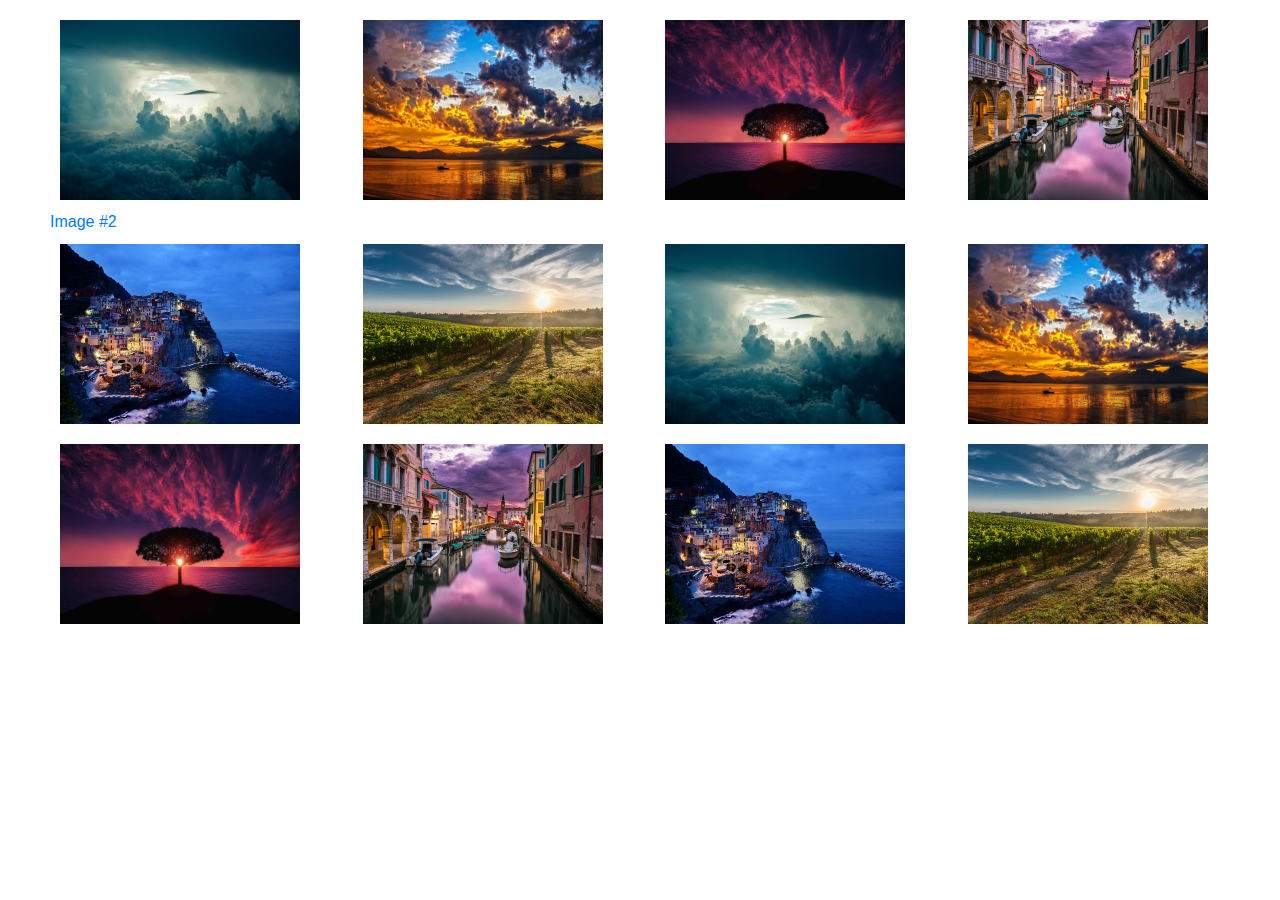
<file: gallery/index.html>
<!doctype html>
<html lang="en">

<head>
    <title>NSS - IIT TIRUPATI</title>
    <!-- Required meta tags -->
    <meta charset="utf-8">
    <meta name="viewport" content="width=device-width, initial-scale=1, shrink-to-fit=no">

    <!-- Bootstrap CSS -->
    <link rel="stylesheet" href="https://stackpath.bootstrapcdn.com/bootstrap/4.3.1/css/bootstrap.min.css"
        integrity="sha384-ggOyR0iXCbMQv3Xipma34MD+dH/1fQ784/j6cY/iJTQUOhcWr7x9JvoRxT2MZw1T" crossorigin="anonymous">

    <link rel="stylesheet" href="./css/gallery.css">
    <link rel="stylesheet" href="./css/lightbox.min.css">

</head>

<body>

    <div class="gallery">
        <div class="row">
            <div class="col-md-3">
                <a href="./images/img1.jpg" data-lightbox="img-1-group">
                    <img src="./images/img1.jpg" alt="Image 1">
                </a>
                <a href="./images/img2.jpg" data-lightbox="img-1-group">Image #2</a>
                <a href="./images/img3.jpg" data-lightbox="img-1-group"></a>
                <a href="./images/img4.jpg" data-lightbox="img-1-group"></a>
                <a href="./images/img5.jpg" data-lightbox="img-1-group"></a>
                <a href="./images/img6.jpg" data-lightbox="img-1-group"></a>
            </div>
            <div class="col-md-3">
                <img src="./images/img2.jpg" alt="Image 2">
            </div>
            <div class="col-md-3">
                <img src="./images/img3.jpg" alt="Image 3">
            </div>
            <div class="col-md-3">
                <img src="./images/img4.jpg" alt="Image 4">
            </div>
        </div>
        <div class="row">
            <div class="col-md-3">
                <img src="./images/img5.jpg" alt="Image 5">
            </div>
            <div class="col-md-3">
                <img src="./images/img6.jpg" alt="Image 6">
            </div>
            <div class="col-md-3">
                <img src="./images/img1.jpg" alt="Image 1">
            </div>
            <div class="col-md-3">
                <img src="./images/img2.jpg" alt="Image 2">
            </div>
        </div>
        <div class="row">
            <div class="col-md-3">
                <img src="./images/img3.jpg" alt="Image 3">
            </div>
            <div class="col-md-3">
                <img src="./images/img4.jpg" alt="Image 4">
            </div>
            <div class="col-md-3">
                <img src="./images/img5.jpg" alt="Image 5">
            </div>
            <div class="col-md-3">
                <img src="./images/img6.jpg" alt="Image 6">
            </div>
        </div>
    </div>

    <!-- Optional JavaScript -->
    <!-- jQuery first, then Popper.js, then Bootstrap JS -->
    <script src="https://code.jquery.com/jquery-3.3.1.slim.min.js"
        integrity="sha384-q8i/X+965DzO0rT7abK41JStQIAqVgRVzpbzo5smXKp4YfRvH+8abtTE1Pi6jizo"
        crossorigin="anonymous"></script>
    <script src="https://cdnjs.cloudflare.com/ajax/libs/popper.js/1.14.7/umd/popper.min.js"
        integrity="sha384-UO2eT0CpHqdSJQ6hJty5KVphtPhzWj9WO1clHTMGa3JDZwrnQq4sF86dIHNDz0W1"
        crossorigin="anonymous"></script>
    <script src="https://stackpath.bootstrapcdn.com/bootstrap/4.3.1/js/bootstrap.min.js"
        integrity="sha384-JjSmVgyd0p3pXB1rRibZUAYoIIy6OrQ6VrjIEaFf/nJGzIxFDsf4x0xIM+B07jRM"
        crossorigin="anonymous"></script>
    <script src="./js/lightbox-plus-jquery.min.js"></script>
</body>

</html>
</file>
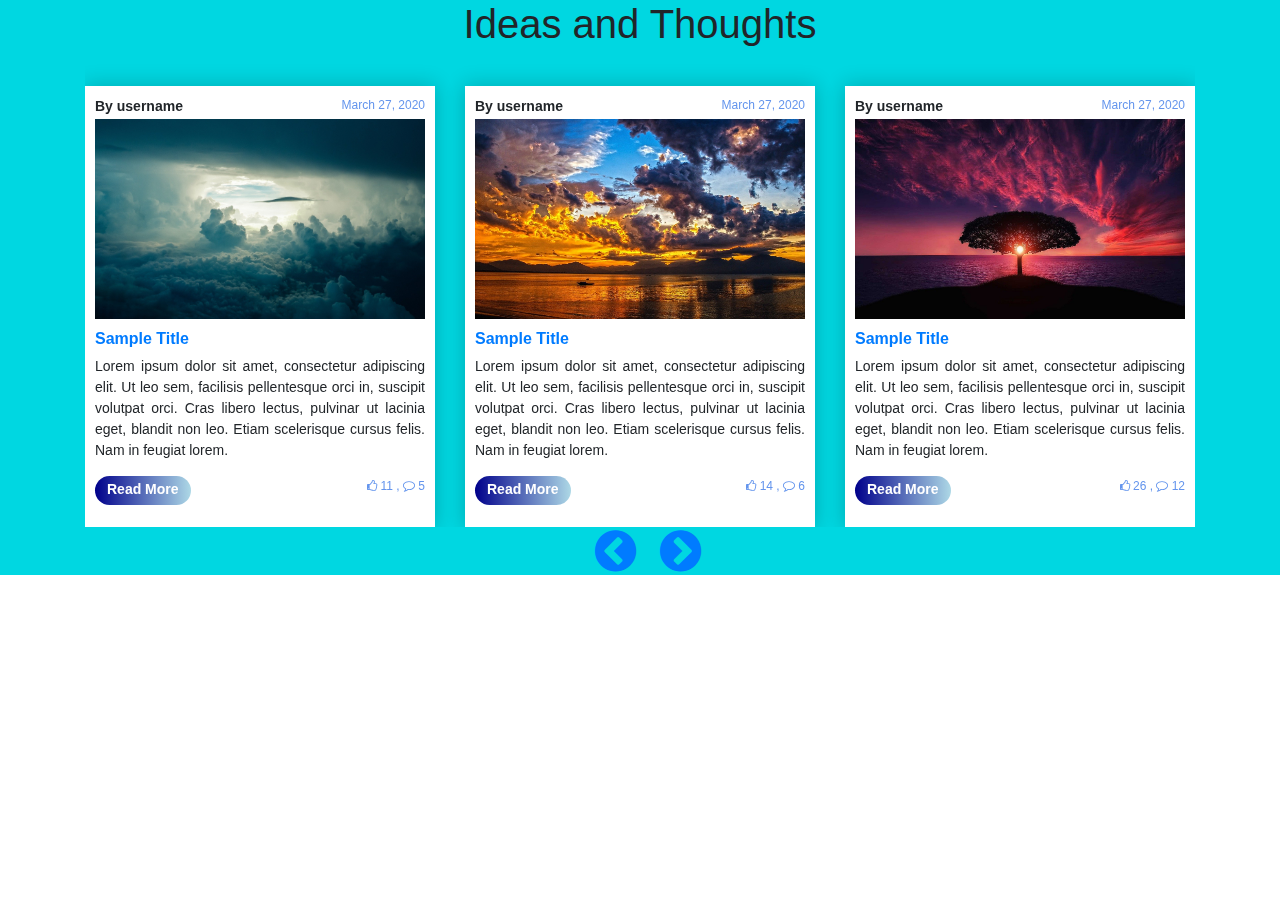
<file: idea_thoughts/index.html>
<!DOCTYPE html>
<html lang="en">

<head>
    <title>Idea and Thoughts Page</title>
    <!-- Required meta tags -->
    <meta charset="utf-8">
    <meta name="viewport" content="width=device-width, initial-scale=1, shrink-to-fit=no">

    <!-- Bootstrap CSS -->
    <link rel="stylesheet" href="https://stackpath.bootstrapcdn.com/bootstrap/4.3.1/css/bootstrap.min.css"
        integrity="sha384-ggOyR0iXCbMQv3Xipma34MD+dH/1fQ784/j6cY/iJTQUOhcWr7x9JvoRxT2MZw1T" crossorigin="anonymous">
    <link rel="stylesheet" href="https://cdnjs.cloudflare.com/ajax/libs/font-awesome/4.7.0/css/font-awesome.min.css">
    <link rel="stylesheet" href="./css/idea-thoughts.css">

</head>

<body>

    <div class="img-thoughts">
        <div class="container">
            <h1 class="text-center">
                Ideas and Thoughts
            </h1>
            <div id="multi-item-example" class="carousel slide carousel-multi-item" data-ride="carousel" data-pause="hover" data-interval="5000">

                <!--Controls-->
                <!--/.Controls-->

                <!--Indicators-->
                <!--/.Indicators-->

                <!--Slides-->
                <div class="carousel-inner" role="listbox">

                    <!--First slide-->
                    <div class="carousel-item active">

                        <div class="row">
                            <div class="col-md-4">
                                <div class="single-blog">
                                    <p class="blog-meta">
                                        <b>By username </b><span>March 27, 2020</span>
                                    </p>
                                    <img src="./images/img1.jpg" alt="Image1" class="fit-img">
                                    <h2><a href="./idea-thought.html">Sample Title</a></h2>
                                    <p class="blog-text">
                                        Lorem ipsum dolor sit amet, consectetur adipiscing elit. Ut leo sem, facilisis
                                        pellentesque
                                        orci
                                        in, suscipit volutpat orci. Cras libero lectus, pulvinar ut lacinia eget,
                                        blandit non leo.
                                        Etiam
                                        scelerisque cursus felis. Nam in feugiat lorem.
                                    </p>
                                    <p>
                                        <a href="./idea-thought.html" class="read-more-btn">Read More</a>
                                        <span>
                                            <i class="fa fa-thumbs-o-up"></i>
                                            11 ,
                                            <i class="fa fa-comment-o"></i>
                                            5
                                        </span>
                                    </p>
                                </div>
                            </div>
                            <div class="col-md-4">
                                <div class="single-blog">
                                    <p class="blog-meta">
                                        <b>By username </b><span>March 27, 2020</span>
                                    </p>
                                    <img src="./images/img2.jpg" alt="Image1" class="fit-img">
                                    <h2><a href="./idea-thought.html">Sample Title</a></h2>
                                    <p class="blog-text">
                                        Lorem ipsum dolor sit amet, consectetur adipiscing elit. Ut leo sem, facilisis
                                        pellentesque
                                        orci
                                        in, suscipit volutpat orci. Cras libero lectus, pulvinar ut lacinia eget,
                                        blandit non leo.
                                        Etiam
                                        scelerisque cursus felis. Nam in feugiat lorem.
                                    </p>
                                    <p>
                                        <a href="./idea-thought.html" class="read-more-btn">Read More</a>
                                        <span>
                                            <i class="fa fa-thumbs-o-up"></i>
                                            14 ,
                                            <i class="fa fa-comment-o"></i>
                                            6
                                        </span>
                                    </p>
                                </div>
                            </div>
                            <div class="col-md-4">
                                <div class="single-blog">
                                    <p class="blog-meta">
                                        <b>By username </b><span>March 27, 2020</span>
                                    </p>
                                    <img src="./images/img3.jpg" alt="Image1" class="fit-img">
                                    <h2><a href="./idea-thought.html">Sample Title</a></h2>
                                    <p class="blog-text">
                                        Lorem ipsum dolor sit amet, consectetur adipiscing elit. Ut leo sem, facilisis
                                        pellentesque
                                        orci
                                        in, suscipit volutpat orci. Cras libero lectus, pulvinar ut lacinia eget,
                                        blandit non leo.
                                        Etiam
                                        scelerisque cursus felis. Nam in feugiat lorem.
                                    </p>
                                    <p>
                                        <a href="./idea-thought.html" class="read-more-btn">Read More</a>
                                        <span>
                                            <i class="fa fa-thumbs-o-up"></i>
                                            26 ,
                                            <i class="fa fa-comment-o"></i>
                                            12
                                        </span>
                                    </p>
                                </div>
                            </div>
                        </div>

                    </div>
                    <!--/.First slide-->

                    <!--Second slide-->
                    <div class="carousel-item">

                        <div class="row">
                            <div class="col-md-4">
                                <div class="single-blog">
                                    <p class="blog-meta">
                                        <b>By username </b><span>March 27, 2020</span>
                                    </p>
                                    <img src="./images/img4.jpg" alt="Image1" class="fit-img">
                                    <h2><a href="#">Sample Title</a></h2>
                                    <p class="blog-text">
                                        Lorem ipsum dolor sit amet, consectetur adipiscing elit. Ut leo sem, facilisis
                                        pellentesque
                                        orci
                                        in, suscipit volutpat orci. Cras libero lectus, pulvinar ut lacinia eget,
                                        blandit non leo.
                                        Etiam
                                        scelerisque cursus felis. Nam in feugiat lorem.
                                    </p>
                                    <p>
                                        <a href="#" class="read-more-btn">Read More</a>
                                        <span>
                                            <i class="fa fa-thumbs-o-up"></i>
                                            11 ,
                                            <i class="fa fa-comment-o"></i>
                                            5
                                        </span>
                                    </p>
                                </div>
                            </div>
                            <div class="col-md-4">
                                <div class="single-blog">
                                    <p class="blog-meta">
                                        <b>By username </b><span>March 27, 2020</span>
                                    </p>
                                    <img src="./images/img5.jpg" alt="Image1" class="fit-img">
                                    <h2><a href="#">Sample Title</a></h2>
                                    <p class="blog-text">
                                        Lorem ipsum dolor sit amet, consectetur adipiscing elit. Ut leo sem, facilisis
                                        pellentesque
                                        orci
                                        in, suscipit volutpat orci. Cras libero lectus, pulvinar ut lacinia eget,
                                        blandit non leo.
                                        Etiam
                                        scelerisque cursus felis. Nam in feugiat lorem.
                                    </p>
                                    <p>
                                        <a href="#" class="read-more-btn">Read More</a>
                                        <span>
                                            <i class="fa fa-thumbs-o-up"></i>
                                            14 ,
                                            <i class="fa fa-comment-o"></i>
                                            6
                                        </span>
                                    </p>
                                </div>
                            </div>
                            <div class="col-md-4">
                                <div class="single-blog">
                                    <p class="blog-meta">
                                        <b>By username </b><span>March 27, 2020</span>
                                    </p>
                                    <img src="./images/img6.jpg" alt="Image1" class="fit-img">
                                    <h2><a href="#">Sample Title</a></h2>
                                    <p class="blog-text">
                                        Lorem ipsum dolor sit amet, consectetur adipiscing elit. Ut leo sem, facilisis
                                        pellentesque
                                        orci
                                        in, suscipit volutpat orci. Cras libero lectus, pulvinar ut lacinia eget,
                                        blandit non leo.
                                        Etiam
                                        scelerisque cursus felis. Nam in feugiat lorem.
                                    </p>
                                    <p>
                                        <a href="#" class="read-more-btn">Read More</a>
                                        <span>
                                            <i class="fa fa-thumbs-o-up"></i>
                                            26 ,
                                            <i class="fa fa-comment-o"></i>
                                            12
                                        </span>
                                    </p>
                                </div>
                            </div>
                        </div>

                    </div>
                    <!--/.Second slide-->

                    <!--Third slide-->
                    <div class="carousel-item">

                        <div class="row">
                            <div class="col-md-4">
                                <div class="single-blog">
                                    <p class="blog-meta">
                                        <b>By username </b><span>March 27, 2020</span>
                                    </p>
                                    <img src="./images/img3.jpg" alt="Image1" class="fit-img">
                                    <h2><a href="./idea-thought.html">Sample Title</a></h2>
                                    <p class="blog-text">
                                        Lorem ipsum dolor sit amet, consectetur adipiscing elit. Ut leo sem, facilisis
                                        pellentesque
                                        orci
                                        in, suscipit volutpat orci. Cras libero lectus, pulvinar ut lacinia eget,
                                        blandit non leo.
                                        Etiam
                                        scelerisque cursus felis. Nam in feugiat lorem.
                                    </p>
                                    <p>
                                        <a href="./idea-thought.html" class="read-more-btn">Read More</a>
                                        <span>
                                            <i class="fa fa-thumbs-o-up"></i>
                                            11 ,
                                            <i class="fa fa-comment-o"></i>
                                            5
                                        </span>
                                    </p>
                                </div>
                            </div>
                            <div class="col-md-4">
                                <div class="single-blog">
                                    <p class="blog-meta">
                                        <b>By username </b><span>March 27, 2020</span>
                                    </p>
                                    <img src="./images/img6.jpg" alt="Image1" class="fit-img">
                                    <h2><a href="#">Sample Title</a></h2>
                                    <p class="blog-text">
                                        Lorem ipsum dolor sit amet, consectetur adipiscing elit. Ut leo sem, facilisis
                                        pellentesque
                                        orci
                                        in, suscipit volutpat orci. Cras libero lectus, pulvinar ut lacinia eget,
                                        blandit non leo.
                                        Etiam
                                        scelerisque cursus felis. Nam in feugiat lorem.
                                    </p>
                                    <p>
                                        <a href="#" class="read-more-btn">Read More</a>
                                        <span>
                                            <i class="fa fa-thumbs-o-up"></i>
                                            14 ,
                                            <i class="fa fa-comment-o"></i>
                                            6
                                        </span>
                                    </p>
                                </div>
                            </div>
                            <div class="col-md-4">
                                <div class="single-blog">
                                    <p class="blog-meta">
                                        <b>By username </b><span>March 27, 2020</span>
                                    </p>
                                    <img src="./images/img5.jpg" alt="Image1" class="fit-img">
                                    <h2><a href="#">Sample Title</a></h2>
                                    <p class="blog-text">
                                        Lorem ipsum dolor sit amet, consectetur adipiscing elit. Ut leo sem, facilisis
                                        pellentesque
                                        orci
                                        in, suscipit volutpat orci. Cras libero lectus, pulvinar ut lacinia eget,
                                        blandit non leo.
                                        Etiam
                                        scelerisque cursus felis. Nam in feugiat lorem.
                                    </p>
                                    <p>
                                        <a href="#" class="read-more-btn">Read More</a>
                                        <span>
                                            <i class="fa fa-thumbs-o-up"></i>
                                            26 ,
                                            <i class="fa fa-comment-o"></i>
                                            12
                                        </span>
                                    </p>
                                </div>
                            </div>
                        </div>

                    </div>
                    <!--/.Third slide-->

                </div>
                <!--/.Slides-->

                <div class="controls-down">
                    <a href="#multi-item-example" data-slide="prev">
                        <i class="fa fa-chevron-circle-left fa-3x"></i>
                    </a>
                    <a href="#multi-item-example" data-slide="next">
                        <i class="fa fa-chevron-circle-right fa-3x" aria-hidden="true"></i>
                    </a>
                </div>

            </div>
        </div>

    </div>


    <!-- Optional JavaScript -->
    <!-- jQuery first, then Popper.js, then Bootstrap JS -->
    <script src="https://code.jquery.com/jquery-3.3.1.slim.min.js"
        integrity="sha384-q8i/X+965DzO0rT7abK41JStQIAqVgRVzpbzo5smXKp4YfRvH+8abtTE1Pi6jizo"
        crossorigin="anonymous"></script>
    <script src="https://cdnjs.cloudflare.com/ajax/libs/popper.js/1.14.7/umd/popper.min.js"
        integrity="sha384-UO2eT0CpHqdSJQ6hJty5KVphtPhzWj9WO1clHTMGa3JDZwrnQq4sF86dIHNDz0W1"
        crossorigin="anonymous"></script>
    <script src="https://stackpath.bootstrapcdn.com/bootstrap/4.3.1/js/bootstrap.min.js"
        integrity="sha384-JjSmVgyd0p3pXB1rRibZUAYoIIy6OrQ6VrjIEaFf/nJGzIxFDsf4x0xIM+B07jRM"
        crossorigin="anonymous"></script>
</body>

</html>
</file>
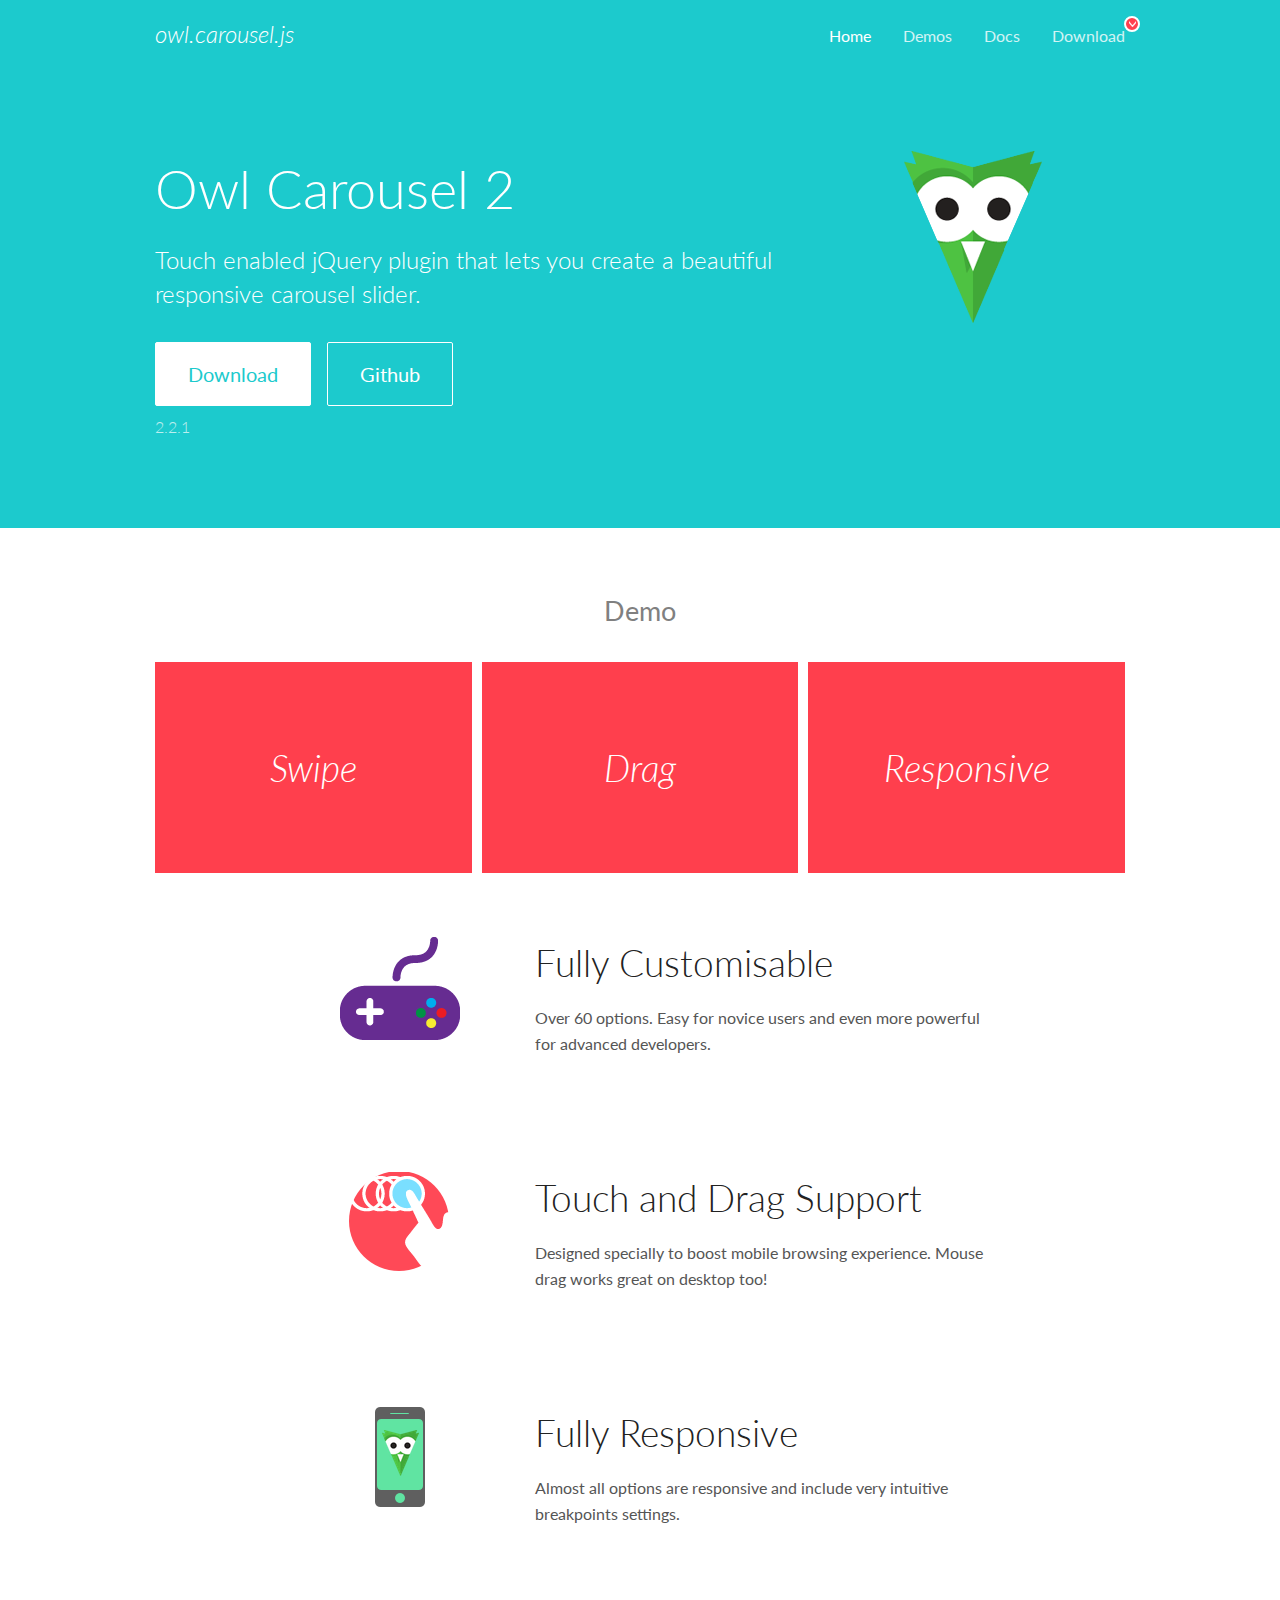
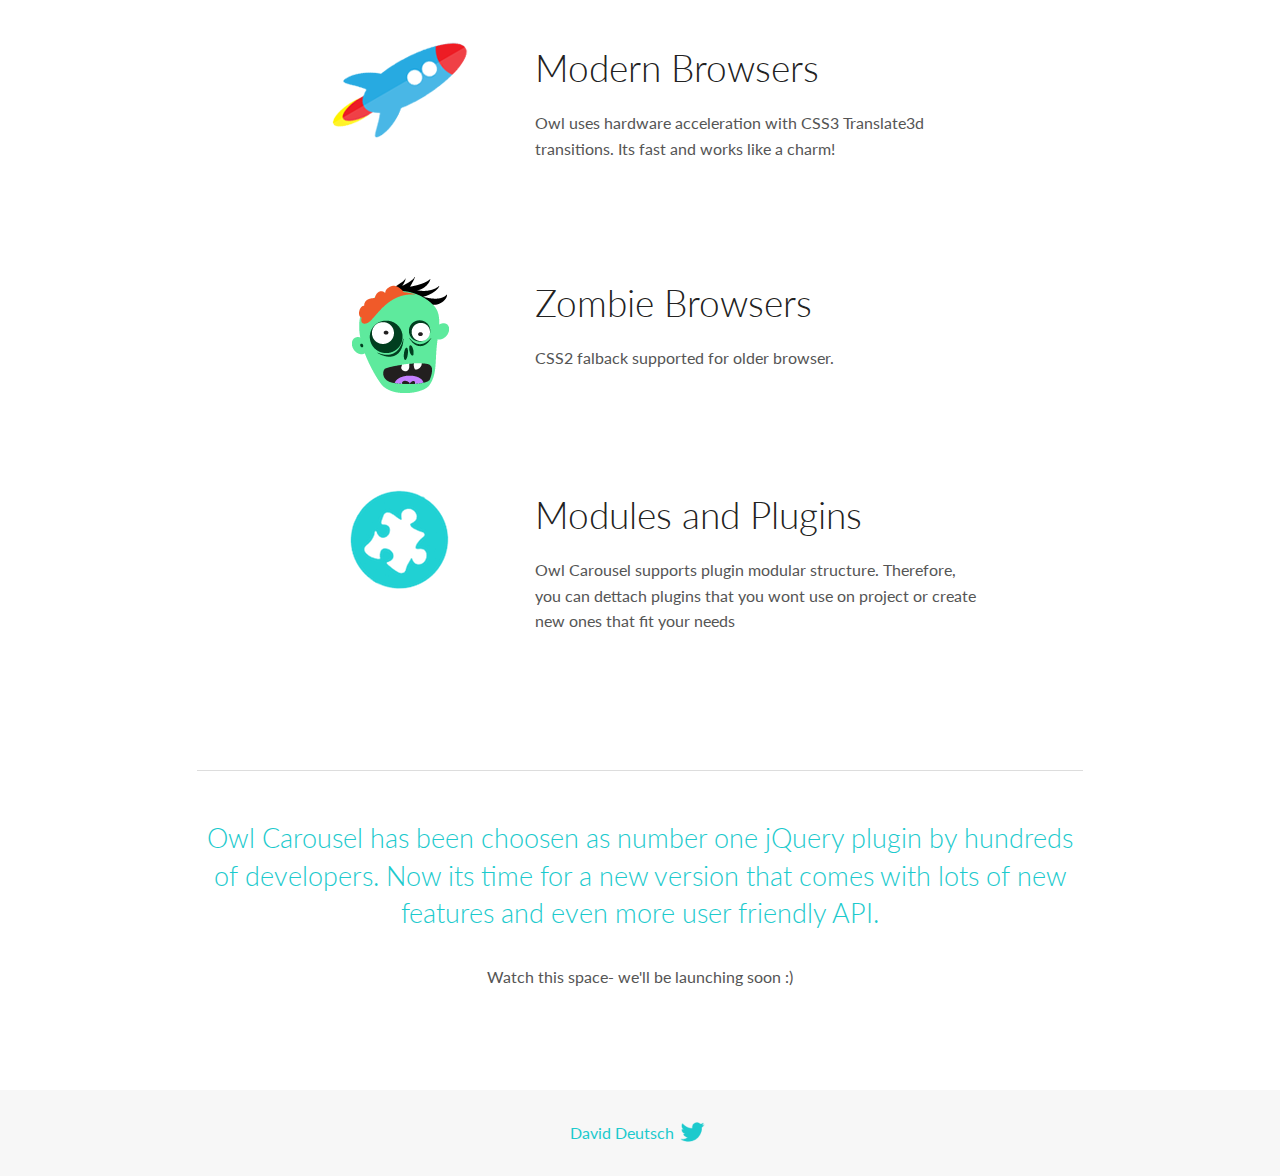
<file: idea_thoughts/assets/lib/owl.carousel/docs/index.html>
<!DOCTYPE html>
<html lang="en">
  <head>

    <!-- head -->
    <meta charset="utf-8">
    <meta name="msapplication-tap-highlight" content="no" />
    <meta name="viewport" content="width=device-width, initial-scale=1.0" />
    <meta name="description" content="Touch enabled jQuery plugin that lets you create beautiful responsive carousel slider.">
    <meta name="author" content="David Deutsch">
    <title>
      Home | Owl Carousel | 2.2.1
    </title>

    <!-- Stylesheets -->
    <link href='https://fonts.googleapis.com/css?family=Lato:300,400,700,400italic,300italic' rel='stylesheet' type='text/css'>
    <link rel="stylesheet" href="assets/css/docs.theme.min.css">

    <!-- Owl Stylesheets -->
    <link rel="stylesheet" href="assets/owlcarousel/assets/owl.carousel.min.css">
    <link rel="stylesheet" href="assets/owlcarousel/assets/owl.theme.default.min.css">

    <!-- HTML5 shim and Respond.js IE8 support of HTML5 elements and media queries -->

    <!--[if lt IE 9]>
      <script src="https://oss.maxcdn.com/libs/html5shiv/3.7.0/html5shiv.js"></script>
      <script src="https://oss.maxcdn.com/libs/respond.js/1.3.0/respond.min.js"></script>
    <![endif]-->

    <!-- Favicons -->
    <link rel="apple-touch-icon-precomposed" sizes="144x144" href="assets/ico/apple-touch-icon-144-precomposed.png">
    <link rel="shortcut icon" href="assets/ico/favicon.png">
    <link rel="shortcut icon" href="favicon.ico">

    <!-- Yeah i know js should not be in header. Its required for demos.-->

    <!-- javascript -->
    <script src="assets/vendors/jquery.min.js"></script>
    <script src="assets/owlcarousel/owl.carousel.js"></script>
  </head>
  <body>

    <!-- header -->
    <header class="header">
      <div class="row">
        <div class="large-12 columns">
          <div class="brand left">
            <h3>
              <a href="/OwlCarousel2/">owl.carousel.js</a> 
            </h3>
          </div>
          <a id="toggle-nav" class="right">
            <span></span> <span></span> <span></span> 
          </a> 
          <div class="nav-bar">
            <ul class="clearfix">
              <li class="active">
                <a href="/OwlCarousel2/index.html">Home</a> 
              </li>
              <li> <a href="/OwlCarousel2/demos/demos.html">Demos</a>  </li>
              <li> <a href="/OwlCarousel2/docs/started-welcome.html">Docs</a>  </li>
              <li>
                <a href="https://github.com/OwlCarousel2/OwlCarousel2/archive/2.2.1.zip">Download</a> 
                <span class="download"></span> 
              </li>
            </ul>
          </div>
        </div>
      </div>
    </header>

    <!-- home panel -->
    <section id="hero">
      <div class="row">
        <div class="large-8 medium-8 columns">
          <h1>Owl Carousel 2</h1>
          <h4>Touch enabled jQuery plugin that lets you create a beautiful responsive carousel slider.</h4>
          <a href="https://github.com/OwlCarousel2/OwlCarousel2/archive/2.2.1.zip" class="hero-button">Download</a> 
          <a href="https://github.com/OwlCarousel2/OwlCarousel2" class="hero-button outline">Github</a> 
          <p>2.2.1</p>
        </div>
        <div class="large-4 medium-4 columns">
          <img class="owl-logo" src="assets/img/owl-logo.png" alt="mr. Owl">
        </div>
      </div>
    </section>

    <!-- body -->
    <div class="home-demo">
      <div class="row">
        <div class="large-12 columns">
          <h3>Demo</h3>
          <div class="owl-carousel">
            <div class="item">
              <h2>Swipe</h2>
            </div>
            <div class="item">
              <h2>Drag</h2>
            </div>
            <div class="item">
              <h2>Responsive</h2>
            </div>
            <div class="item">
              <h2>CSS3</h2>
            </div>
            <div class="item">
              <h2>Fast</h2>
            </div>
            <div class="item">
              <h2>Easy</h2>
            </div>
            <div class="item">
              <h2>Free</h2>
            </div>
            <div class="item">
              <h2>Upgradable</h2>
            </div>
            <div class="item">
              <h2>Tons of options</h2>
            </div>
            <div class="item">
              <h2>Infinity</h2>
            </div>
            <div class="item">
              <h2>Auto Width</h2>
            </div>
          </div>
        </div>
      </div>
    </div>
    <script>
      var owl = $('.owl-carousel');
      owl.owlCarousel({
        margin: 10,
        loop: true,
        responsive: {
          0: {
            items: 1
          },
          600: {
            items: 2
          },
          1000: {
            items: 3
          }
        }
      })
    </script>

    <!-- features -->
    <div id="features">
      <div class="row">
        <div class="small-12 medium-9 small-centered columns">
          <section class="row feature">
            <div class="medium-4 small-12 columns">
              <img src="assets/img/feature-options.png" alt="">
            </div>
            <div class="medium-8 small-12 columns">
              <h2>Fully Customisable</h2>
              <p>Over 60 options. Easy for novice users and even more powerful for advanced developers.</p>
            </div>
          </section>
          <section class="row feature">
            <div class="medium-4 small-12 columns">
              <img src="assets/img/feature-drag.png" alt="">
            </div>
            <div class="medium-8 small-12 columns">
              <h2>Touch and Drag Support</h2>
              <p>Designed specially to boost mobile browsing experience. Mouse drag works great on desktop too!</p>
            </div>
          </section>
          <section class="row feature">
            <div class="medium-4 small-12 columns">
              <img src="assets/img/feature-responsive.png" alt="">
            </div>
            <div class="medium-8 small-12 columns">
              <h2>Fully Responsive</h2>
              <p>Almost all options are responsive and include very intuitive breakpoints settings.</p>
            </div>
          </section>
          <section class="row feature">
            <div class="medium-4 small-12 columns">
              <img src="assets/img/feature-modern.png" alt="">
            </div>
            <div class="medium-8 small-12 columns">
              <h2>Modern Browsers</h2>
              <p>Owl uses hardware acceleration with CSS3 Translate3d transitions. Its fast and works like a charm! </p>
            </div>
          </section>
          <section class="row feature">
            <div class="medium-4 small-12 columns">
              <img src="assets/img/feature-zombie.png" alt="">
            </div>
            <div class="medium-8 small-12 columns">
              <h2>Zombie Browsers</h2>
              <p>CSS2 falback supported for older browser.</p>
            </div>
          </section>
          <section class="row feature">
            <div class="medium-4 small-12 columns">
              <img src="assets/img/feature-module.png" alt="">
            </div>
            <div class="medium-8 small-12 columns">
              <h2>Modules and Plugins</h2>
              <p>Owl Carousel supports plugin modular structure. Therefore, you can dettach plugins that you wont use on project or create new ones that fit your needs</p>
            </div>
          </section>
        </div>
      </div>
    </div>

    <!-- footer -->
    <section id="teaser-text">
      <div class="row">
        <div class="small-12 medium-11 small-centered columns">
          <hr>
          <h3 id="owl-carousel-has-been-choosen-as-number-one-jquery-plugin-by-hundreds-of-developers-now-its-time-for-a-new-version-that-comes-with-lots-of-new-features-and-even-more-user-friendly-api-">Owl Carousel has been choosen as number one jQuery plugin by hundreds of developers. Now its time for a new version that comes with lots of new features and even more user friendly API.</h3>
          <p>Watch this space- we&#39;ll be launching soon :)</p>
        </div>
      </div>
    </section>

    <!-- footer -->
    <footer class="footer">
      <div class="row">
        <div class="large-12 columns">
          <h5>
            <a href="/OwlCarousel2/docs/support-contact.html">David Deutsch</a> 
            <a id="custom-tweet-button" href="https://twitter.com/share?url=https://github.com/OwlCarousel2/OwlCarousel2&text=Owl Carousel - This is so awesome! " target="_blank"></a> 
          </h5>
        </div>
      </div>
    </footer>

    <!-- vendors -->
    <script src="assets/vendors/highlight.js"></script>
    <script src="assets/js/app.js"></script>
  </body>
</html>
</file>
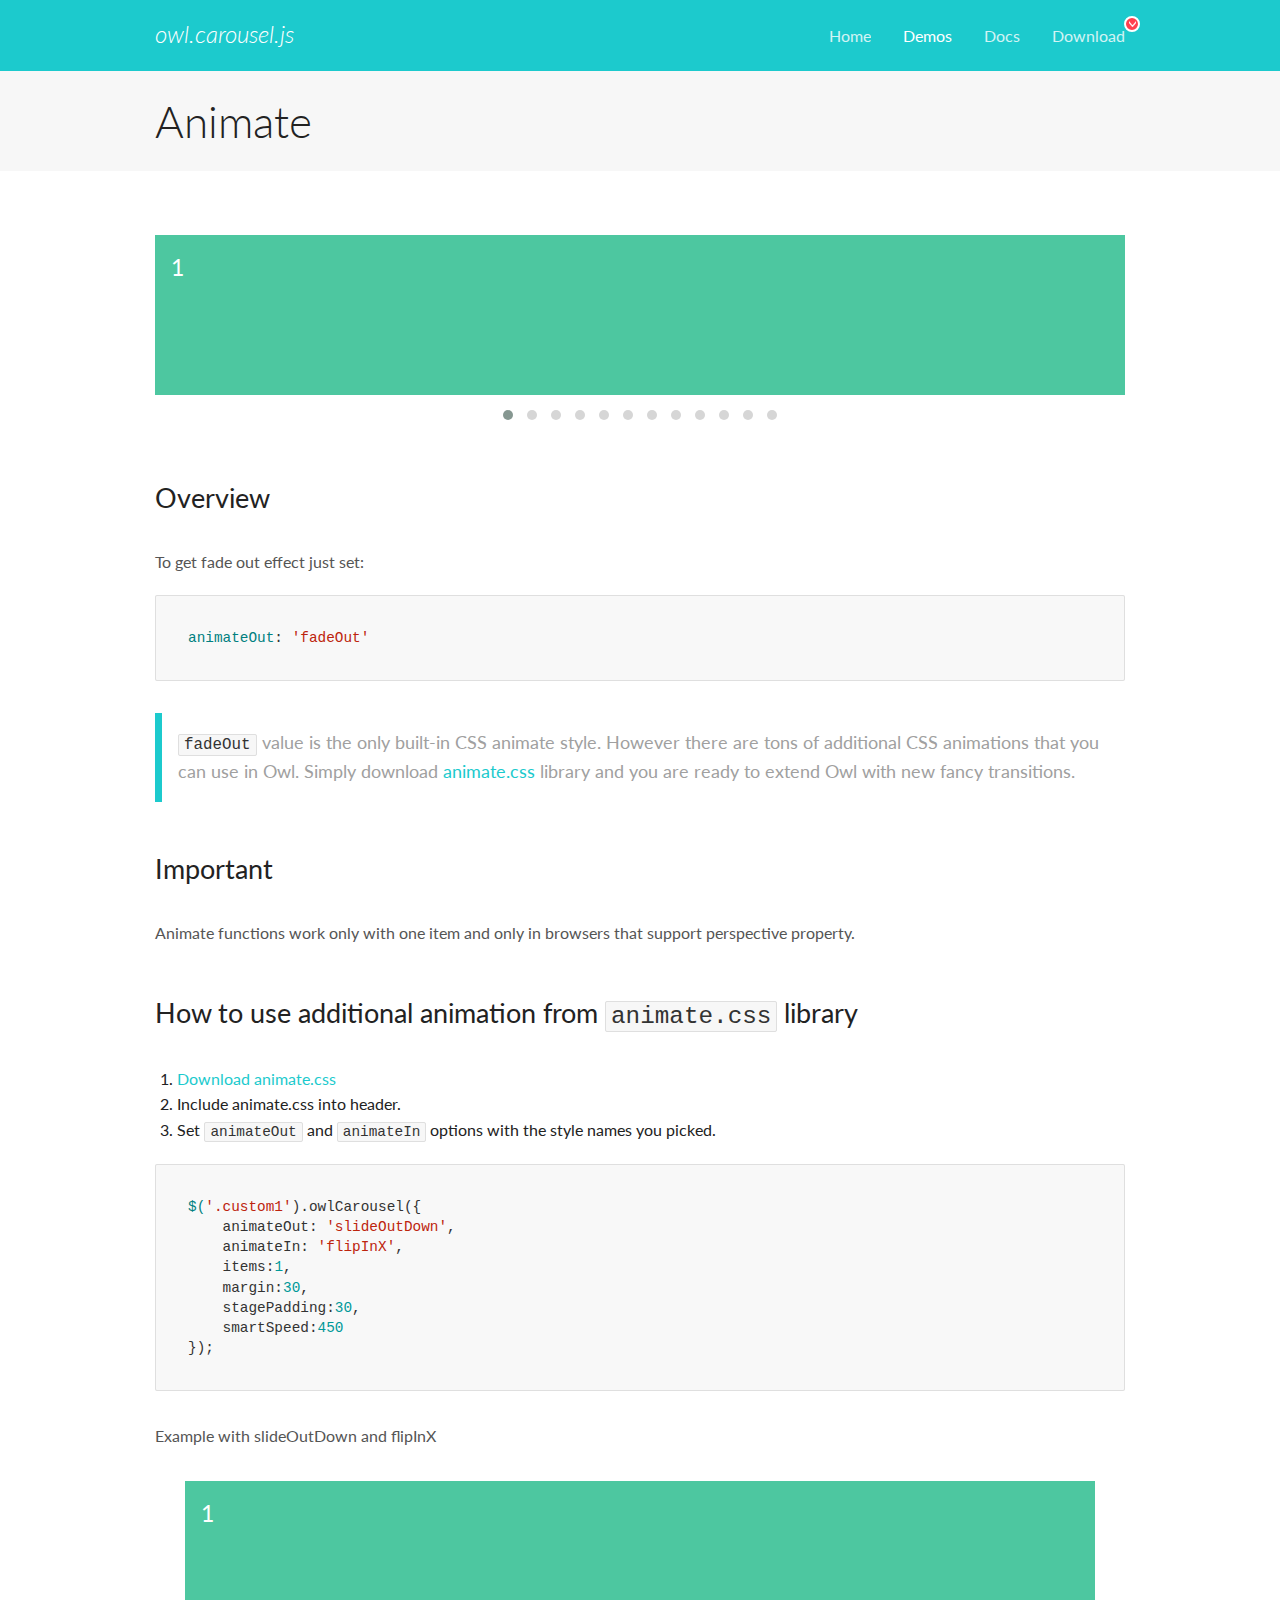
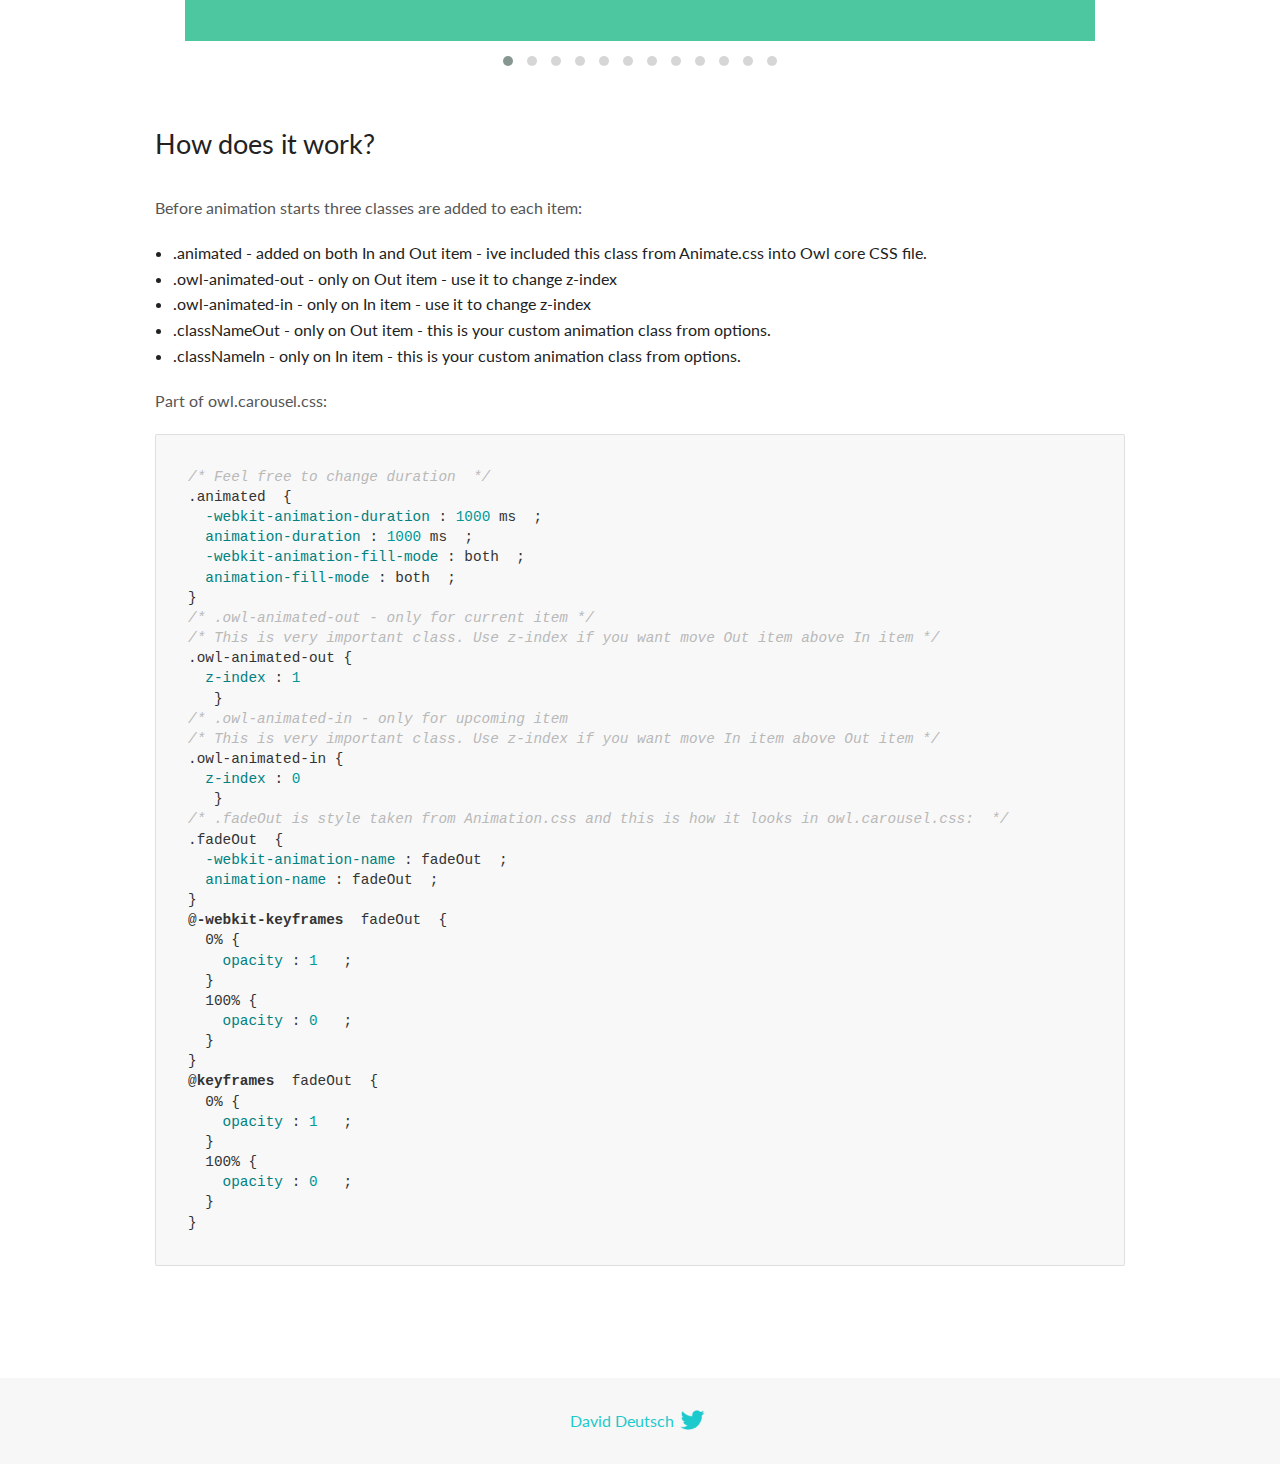
<file: idea_thoughts/assets/lib/owl.carousel/docs/demos/animate.html>
<!DOCTYPE html>
<html lang="en">
  <head>

    <!-- head -->
    <meta charset="utf-8">
    <meta name="msapplication-tap-highlight" content="no" />
    <meta name="viewport" content="width=device-width, initial-scale=1.0" />
    <meta name="description" content="Animate carousel">
    <meta name="author" content="David Deutsch">
    <title>
      Animate Demo | Owl Carousel | 2.2.1
    </title>

    <!-- Stylesheets -->
    <link href='https://fonts.googleapis.com/css?family=Lato:300,400,700,400italic,300italic' rel='stylesheet' type='text/css'>
    <link rel="stylesheet" href="../assets/css/docs.theme.min.css">

    <!-- Owl Stylesheets -->
    <link rel="stylesheet" href="../assets/owlcarousel/assets/owl.carousel.min.css">
    <link rel="stylesheet" href="../assets/owlcarousel/assets/owl.theme.default.min.css">

    <!-- HTML5 shim and Respond.js IE8 support of HTML5 elements and media queries -->

    <!--[if lt IE 9]>
      <script src="https://oss.maxcdn.com/libs/html5shiv/3.7.0/html5shiv.js"></script>
      <script src="https://oss.maxcdn.com/libs/respond.js/1.3.0/respond.min.js"></script>
    <![endif]-->

    <!-- Favicons -->
    <link rel="apple-touch-icon-precomposed" sizes="144x144" href="../assets/ico/apple-touch-icon-144-precomposed.png">
    <link rel="shortcut icon" href="../assets/ico/favicon.png">
    <link rel="shortcut icon" href="favicon.ico">

    <!-- Yeah i know js should not be in header. Its required for demos.-->

    <!-- javascript -->
    <script src="../assets/vendors/jquery.min.js"></script>
    <script src="../assets/owlcarousel/owl.carousel.js"></script>
  </head>
  <body>

    <!-- header -->
    <header class="header">
      <div class="row">
        <div class="large-12 columns">
          <div class="brand left">
            <h3>
              <a href="/OwlCarousel2/">owl.carousel.js</a> 
            </h3>
          </div>
          <a id="toggle-nav" class="right">
            <span></span> <span></span> <span></span> 
          </a> 
          <div class="nav-bar">
            <ul class="clearfix">
              <li> <a href="/OwlCarousel2/index.html">Home</a>  </li>
              <li class="active">
                <a href="/OwlCarousel2/demos/demos.html">Demos</a> 
              </li>
              <li> <a href="/OwlCarousel2/docs/started-welcome.html">Docs</a>  </li>
              <li>
                <a href="https://github.com/OwlCarousel2/OwlCarousel2/archive/2.2.1.zip">Download</a> 
                <span class="download"></span> 
              </li>
            </ul>
          </div>
        </div>
      </div>
    </header>

    <!-- title -->
    <section class="title">
      <div class="row">
        <div class="large-12 columns">
          <h1>Animate</h1>
        </div>
      </div>
    </section>

    <!--  Demos -->
    <section id="demos">
      <div class="row">
        <div class="large-12 columns">
          <div class="fadeOut owl-carousel owl-theme">
            <div class="item">
              <h4>1</h4>
            </div>
            <div class="item">
              <h4>2</h4>
            </div>
            <div class="item">
              <h4>3</h4>
            </div>
            <div class="item">
              <h4>4</h4>
            </div>
            <div class="item">
              <h4>5</h4>
            </div>
            <div class="item">
              <h4>6</h4>
            </div>
            <div class="item">
              <h4>7</h4>
            </div>
            <div class="item">
              <h4>8</h4>
            </div>
            <div class="item">
              <h4>9</h4>
            </div>
            <div class="item">
              <h4>10</h4>
            </div>
            <div class="item">
              <h4>11</h4>
            </div>
            <div class="item">
              <h4>12</h4>
            </div>
          </div>
          <h3 id="overview">Overview</h3>
          <p>To get fade out effect just set:</p>
          <pre><code>animateOut: &#39;fadeOut&#39;</code></pre>
          <blockquote>
            <p><code>fadeOut</code> value is the only built-in CSS animate style. However there are tons of additional CSS animations that you can use in Owl. Simply download
              <a href="https://daneden.github.io/animate.css/">animate.css</a>  library and you are ready to extend Owl with new fancy transitions.</p>
          </blockquote>
          <h3 id="important">Important</h3>
          <p>Animate functions work only with one item and only in browsers that support perspective property.</p>
          <h3 id="how-to-use-additional-animation-from-animate-css-library">How to use additional animation from <code>animate.css</code> library</h3>
          <ol>
            <li> <a href="https://daneden.github.io/animate.css/">Download animate.css</a>  </li>
            <li>Include animate.css into header.</li>
            <li>Set <code>animateOut</code> and <code>animateIn</code> options with the style names you picked.</li>
          </ol>
          <pre><code>$(&#39;.custom1&#39;).owlCarousel({
    animateOut: &#39;slideOutDown&#39;,
    animateIn: &#39;flipInX&#39;,
    items:1,
    margin:30,
    stagePadding:30,
    smartSpeed:450
});</code></pre>
          <p>Example with slideOutDown and flipInX</p>
          <div class="custom1 owl-carousel owl-theme">
            <div class="item">
              <h4>1</h4>
            </div>
            <div class="item">
              <h4>2</h4>
            </div>
            <div class="item">
              <h4>3</h4>
            </div>
            <div class="item">
              <h4>4</h4>
            </div>
            <div class="item">
              <h4>5</h4>
            </div>
            <div class="item">
              <h4>6</h4>
            </div>
            <div class="item">
              <h4>7</h4>
            </div>
            <div class="item">
              <h4>8</h4>
            </div>
            <div class="item">
              <h4>9</h4>
            </div>
            <div class="item">
              <h4>10</h4>
            </div>
            <div class="item">
              <h4>11</h4>
            </div>
            <div class="item">
              <h4>12</h4>
            </div>
          </div>
          <h3 id="how-does-it-work-">How does it work?</h3>
          <p>Before animation starts three classes are added to each item:</p>
          <ul>
            <li>.animated - added on both In and Out item - ive included this class from Animate.css into Owl core CSS file.</li>
            <li>.owl-animated-out - only on Out item - use it to change z-index</li>
            <li>.owl-animated-in - only on In item - use it to change z-index</li>
            <li>.classNameOut - only on Out item - this is your custom animation class from options.</li>
            <li>.classNameIn - only on In item - this is your custom animation class from options.</li>
          </ul>
          <p>Part of owl.carousel.css:</p>
          <pre><code class="language-css"><span class="comment">/* Feel free to change duration  */</span> 
<span class="class">.animated</span>  <span class="rules">{
  <span class="rule"><span class="attribute">-webkit-animation-duration</span> :<span class="value"> <span class="number">1000</span> ms</span> </span> ;
  <span class="rule"><span class="attribute">animation-duration</span> :<span class="value"> <span class="number">1000</span> ms</span> </span> ;
  <span class="rule"><span class="attribute">-webkit-animation-fill-mode</span> :<span class="value"> both</span> </span> ;
  <span class="rule"><span class="attribute">animation-fill-mode</span> :<span class="value"> both</span> </span> ;
<span class="rule">}</span> </span> 
<span class="comment">/* .owl-animated-out - only for current item */</span> 
<span class="comment">/* This is very important class. Use z-index if you want move Out item above In item */</span> 
<span class="class">.owl-animated-out</span> <span class="rules">{
  <span class="rule"><span class="attribute">z-index</span> :<span class="value"> <span class="number">1</span> 
</span> </span> </span> }
<span class="comment">/* .owl-animated-in - only for upcoming item
/* This is very important class. Use z-index if you want move In item above Out item */</span> 
<span class="class">.owl-animated-in</span> <span class="rules">{
  <span class="rule"><span class="attribute">z-index</span> :<span class="value"> <span class="number">0</span> 
</span> </span> </span> }
<span class="comment">/* .fadeOut is style taken from Animation.css and this is how it looks in owl.carousel.css:  */</span> 
<span class="class">.fadeOut</span>  <span class="rules">{
  <span class="rule"><span class="attribute">-webkit-animation-name</span> :<span class="value"> fadeOut</span> </span> ;
  <span class="rule"><span class="attribute">animation-name</span> :<span class="value"> fadeOut</span> </span> ;
<span class="rule">}</span> </span> 
<span class="at_rule">@<span class="keyword">-webkit-keyframes</span>  fadeOut </span> {
  0% <span class="rules">{
    <span class="rule"><span class="attribute">opacity</span> :<span class="value"> <span class="number">1</span> </span> </span> ;
  <span class="rule">}</span> </span> 
  100% <span class="rules">{
    <span class="rule"><span class="attribute">opacity</span> :<span class="value"> <span class="number">0</span> </span> </span> ;
  <span class="rule">}</span> </span> 
}
<span class="at_rule">@<span class="keyword">keyframes</span>  fadeOut </span> {
  0% <span class="rules">{
    <span class="rule"><span class="attribute">opacity</span> :<span class="value"> <span class="number">1</span> </span> </span> ;
  <span class="rule">}</span> </span> 
  100% <span class="rules">{
    <span class="rule"><span class="attribute">opacity</span> :<span class="value"> <span class="number">0</span> </span> </span> ;
  <span class="rule">}</span> </span> 
}</code></pre>
          <link rel="stylesheet" href="../assets/css/animate.css">
          <script>
            jQuery(document).ready(function($) {
              $('.fadeOut').owlCarousel({
                items: 1,
                animateOut: 'fadeOut',
                loop: true,
                margin: 10,
              });
              $('.custom1').owlCarousel({
                animateOut: 'slideOutDown',
                animateIn: 'flipInX',
                items: 1,
                margin: 30,
                stagePadding: 30,
                smartSpeed: 450
              });
            });
          </script>
        </div>
      </div>
    </section>

    <!-- footer -->
    <footer class="footer">
      <div class="row">
        <div class="large-12 columns">
          <h5>
            <a href="/OwlCarousel2/docs/support-contact.html">David Deutsch</a> 
            <a id="custom-tweet-button" href="https://twitter.com/share?url=https://github.com/OwlCarousel2/OwlCarousel2&text=Owl Carousel - This is so awesome! " target="_blank"></a> 
          </h5>
        </div>
      </div>
    </footer>

    <!-- vendors -->
    <script src="../assets/vendors/highlight.js"></script>
    <script src="../assets/js/app.js"></script>
  </body>
</html>
</file>
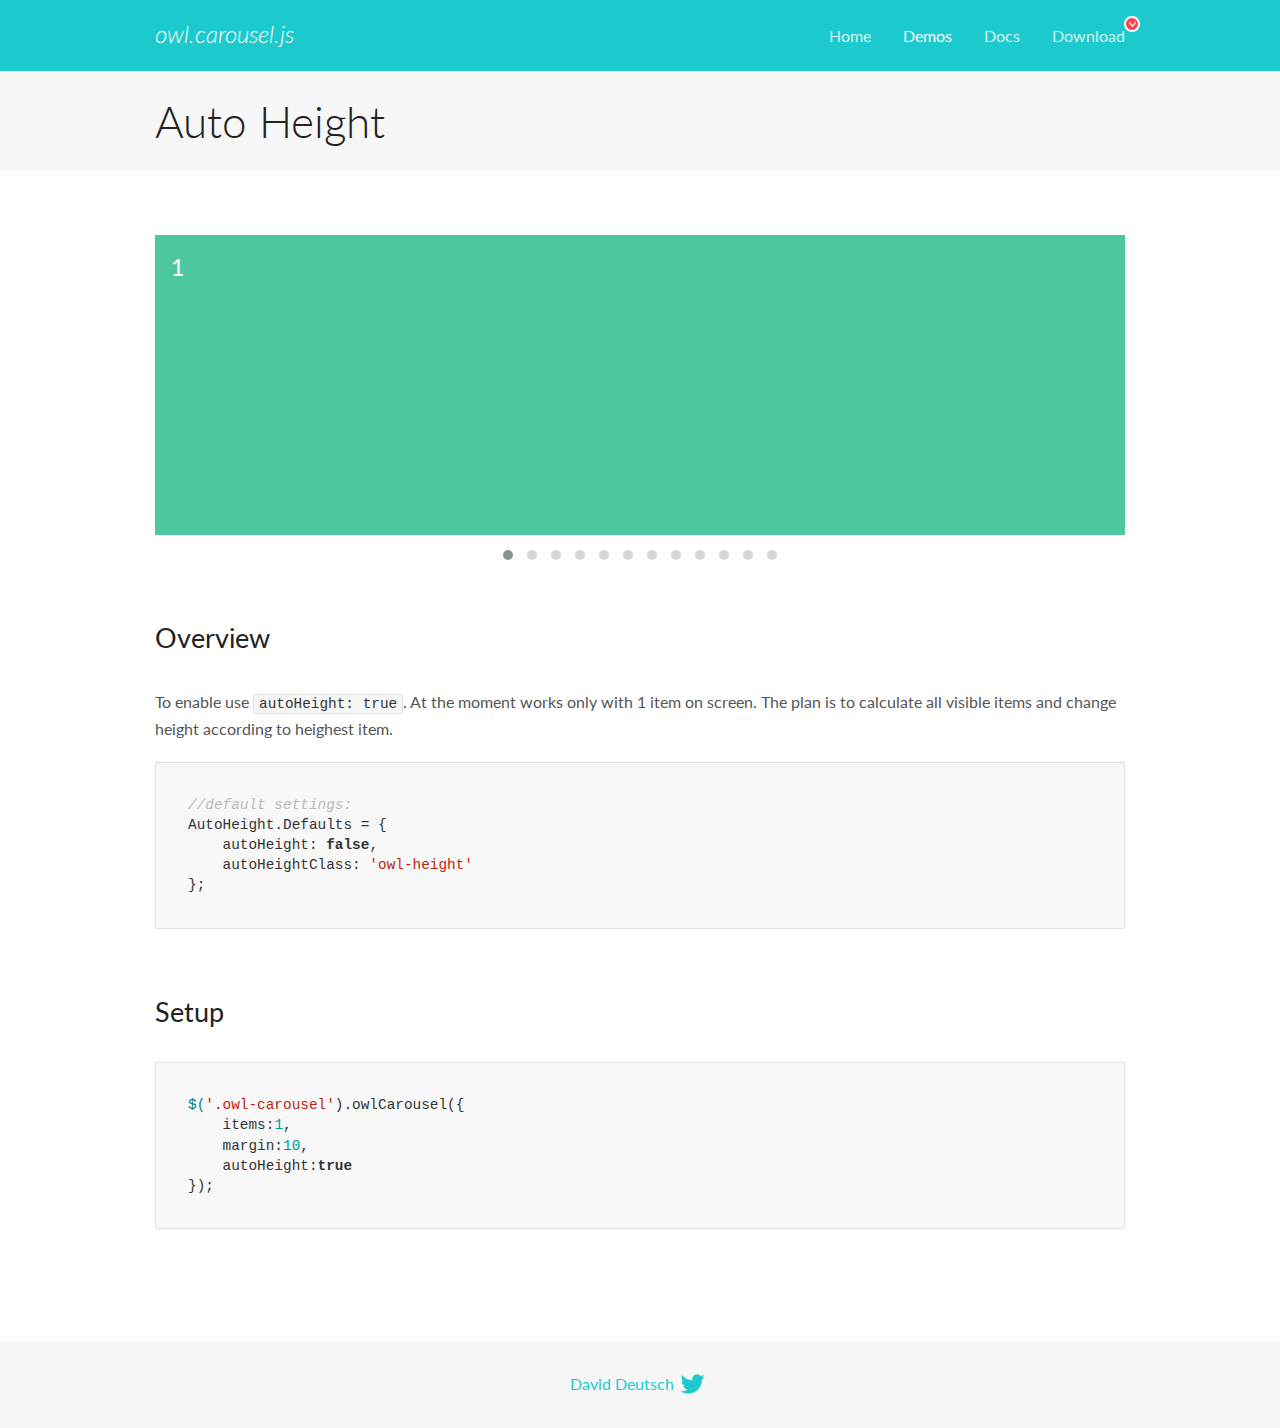
<file: idea_thoughts/assets/lib/owl.carousel/docs/demos/autoheight.html>
<!DOCTYPE html>
<html lang="en">
  <head>

    <!-- head -->
    <meta charset="utf-8">
    <meta name="msapplication-tap-highlight" content="no" />
    <meta name="viewport" content="width=device-width, initial-scale=1.0" />
    <meta name="description" content="autoHeight usage demo">
    <meta name="author" content="David Deutsch">
    <title>
      Auto Height Demo | Owl Carousel | 2.2.1
    </title>

    <!-- Stylesheets -->
    <link href='https://fonts.googleapis.com/css?family=Lato:300,400,700,400italic,300italic' rel='stylesheet' type='text/css'>
    <link rel="stylesheet" href="../assets/css/docs.theme.min.css">

    <!-- Owl Stylesheets -->
    <link rel="stylesheet" href="../assets/owlcarousel/assets/owl.carousel.min.css">
    <link rel="stylesheet" href="../assets/owlcarousel/assets/owl.theme.default.min.css">

    <!-- HTML5 shim and Respond.js IE8 support of HTML5 elements and media queries -->

    <!--[if lt IE 9]>
      <script src="https://oss.maxcdn.com/libs/html5shiv/3.7.0/html5shiv.js"></script>
      <script src="https://oss.maxcdn.com/libs/respond.js/1.3.0/respond.min.js"></script>
    <![endif]-->

    <!-- Favicons -->
    <link rel="apple-touch-icon-precomposed" sizes="144x144" href="../assets/ico/apple-touch-icon-144-precomposed.png">
    <link rel="shortcut icon" href="../assets/ico/favicon.png">
    <link rel="shortcut icon" href="favicon.ico">

    <!-- Yeah i know js should not be in header. Its required for demos.-->

    <!-- javascript -->
    <script src="../assets/vendors/jquery.min.js"></script>
    <script src="../assets/owlcarousel/owl.carousel.js"></script>
  </head>
  <body>

    <!-- header -->
    <header class="header">
      <div class="row">
        <div class="large-12 columns">
          <div class="brand left">
            <h3>
              <a href="/OwlCarousel2/">owl.carousel.js</a> 
            </h3>
          </div>
          <a id="toggle-nav" class="right">
            <span></span> <span></span> <span></span> 
          </a> 
          <div class="nav-bar">
            <ul class="clearfix">
              <li> <a href="/OwlCarousel2/index.html">Home</a>  </li>
              <li class="active">
                <a href="/OwlCarousel2/demos/demos.html">Demos</a> 
              </li>
              <li> <a href="/OwlCarousel2/docs/started-welcome.html">Docs</a>  </li>
              <li>
                <a href="https://github.com/OwlCarousel2/OwlCarousel2/archive/2.2.1.zip">Download</a> 
                <span class="download"></span> 
              </li>
            </ul>
          </div>
        </div>
      </div>
    </header>

    <!-- title -->
    <section class="title">
      <div class="row">
        <div class="large-12 columns">
          <h1>Auto Height</h1>
        </div>
      </div>
    </section>

    <!--  Demos -->
    <section id="demos">
      <div class="row">
        <div class="large-12 columns">
          <div class="owl-carousel owl-theme">
            <div class="item" style="height:300px">
              <h4>1</h4>
            </div>
            <div class="item" style="height:100px">
              <h4>2</h4>
            </div>
            <div class="item" style="height:500px">
              <h4>3</h4>
            </div>
            <div class="item" style="height:250px">
              <h4>4</h4>
            </div>
            <div class="item" style="height:400px">
              <h4>5</h4>
            </div>
            <div class="item" style="height:500px">
              <h4>6</h4>
            </div>
            <div class="item" style="height:600px">
              <h4>7</h4>
            </div>
            <div class="item" style="height:400px">
              <h4>8</h4>
            </div>
            <div class="item" style="height:300px">
              <h4>9</h4>
            </div>
            <div class="item" style="height:350px">
              <h4>10</h4>
            </div>
            <div class="item" style="height:200px">
              <h4>11</h4>
            </div>
            <div class="item" style="height:150px">
              <h4>12</h4>
            </div>
          </div>
          <h3 id="overview">Overview</h3>
          <p>To enable use <code>autoHeight: true</code>. At the moment works only with 1 item on screen. The plan is to calculate all visible items and change height according to heighest item.</p>
          <pre><code>//default settings:
AutoHeight.Defaults = {
    autoHeight: false,
    autoHeightClass: &#39;owl-height&#39;
};</code></pre>
          <h3 id="setup">Setup</h3>
          <pre><code>$(&#39;.owl-carousel&#39;).owlCarousel({
    items:1,
    margin:10,
    autoHeight:true
});</code></pre>
          <script>
            $(document).ready(function() {
              $('.owl-carousel').owlCarousel({
                items: 1,
                margin: 10,
                autoHeight: true
              });
            })
          </script>
        </div>
      </div>
    </section>

    <!-- footer -->
    <footer class="footer">
      <div class="row">
        <div class="large-12 columns">
          <h5>
            <a href="/OwlCarousel2/docs/support-contact.html">David Deutsch</a> 
            <a id="custom-tweet-button" href="https://twitter.com/share?url=https://github.com/OwlCarousel2/OwlCarousel2&text=Owl Carousel - This is so awesome! " target="_blank"></a> 
          </h5>
        </div>
      </div>
    </footer>

    <!-- vendors -->
    <script src="../assets/vendors/highlight.js"></script>
    <script src="../assets/js/app.js"></script>
  </body>
</html>
</file>
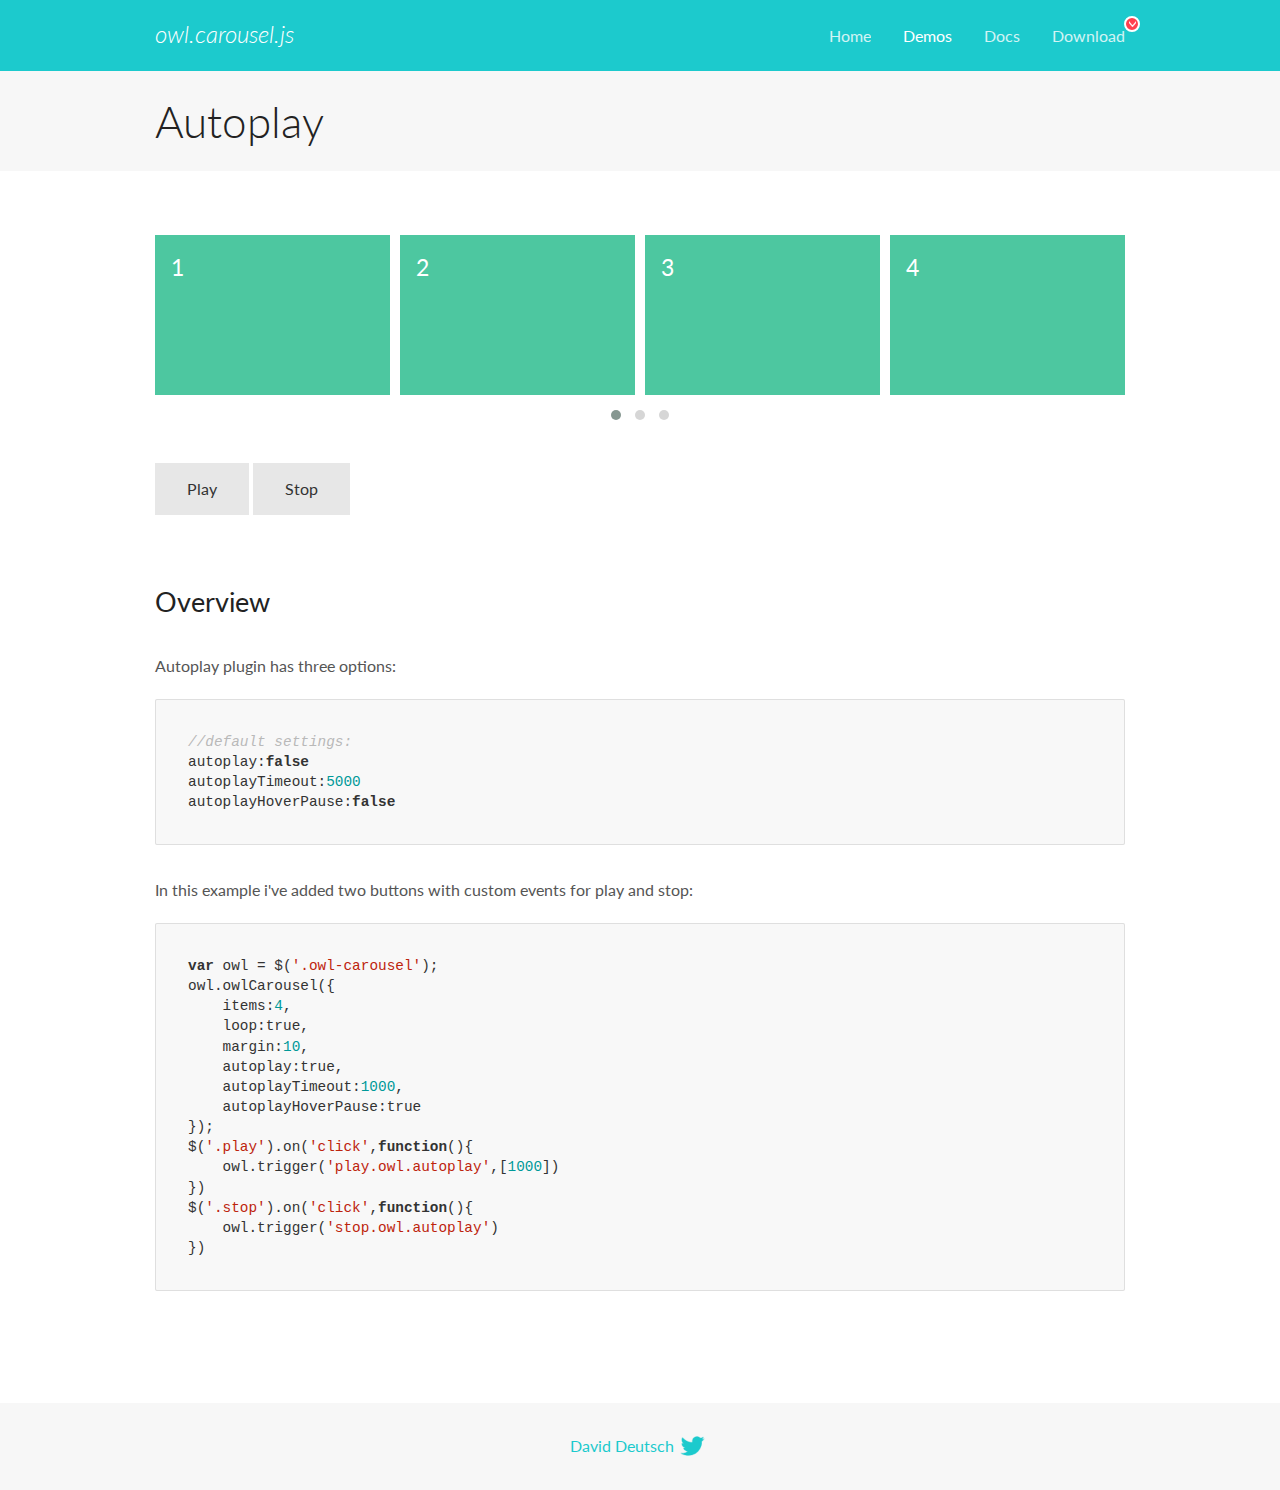
<file: idea_thoughts/assets/lib/owl.carousel/docs/demos/autoplay.html>
<!DOCTYPE html>
<html lang="en">
  <head>

    <!-- head -->
    <meta charset="utf-8">
    <meta name="msapplication-tap-highlight" content="no" />
    <meta name="viewport" content="width=device-width, initial-scale=1.0" />
    <meta name="description" content="Autoplay usage demo">
    <meta name="author" content="David Deutsch">
    <title>
      Autoplay Demo | Owl Carousel | 2.2.1
    </title>

    <!-- Stylesheets -->
    <link href='https://fonts.googleapis.com/css?family=Lato:300,400,700,400italic,300italic' rel='stylesheet' type='text/css'>
    <link rel="stylesheet" href="../assets/css/docs.theme.min.css">

    <!-- Owl Stylesheets -->
    <link rel="stylesheet" href="../assets/owlcarousel/assets/owl.carousel.min.css">
    <link rel="stylesheet" href="../assets/owlcarousel/assets/owl.theme.default.min.css">

    <!-- HTML5 shim and Respond.js IE8 support of HTML5 elements and media queries -->

    <!--[if lt IE 9]>
      <script src="https://oss.maxcdn.com/libs/html5shiv/3.7.0/html5shiv.js"></script>
      <script src="https://oss.maxcdn.com/libs/respond.js/1.3.0/respond.min.js"></script>
    <![endif]-->

    <!-- Favicons -->
    <link rel="apple-touch-icon-precomposed" sizes="144x144" href="../assets/ico/apple-touch-icon-144-precomposed.png">
    <link rel="shortcut icon" href="../assets/ico/favicon.png">
    <link rel="shortcut icon" href="favicon.ico">

    <!-- Yeah i know js should not be in header. Its required for demos.-->

    <!-- javascript -->
    <script src="../assets/vendors/jquery.min.js"></script>
    <script src="../assets/owlcarousel/owl.carousel.js"></script>
  </head>
  <body>

    <!-- header -->
    <header class="header">
      <div class="row">
        <div class="large-12 columns">
          <div class="brand left">
            <h3>
              <a href="/OwlCarousel2/">owl.carousel.js</a> 
            </h3>
          </div>
          <a id="toggle-nav" class="right">
            <span></span> <span></span> <span></span> 
          </a> 
          <div class="nav-bar">
            <ul class="clearfix">
              <li> <a href="/OwlCarousel2/index.html">Home</a>  </li>
              <li class="active">
                <a href="/OwlCarousel2/demos/demos.html">Demos</a> 
              </li>
              <li> <a href="/OwlCarousel2/docs/started-welcome.html">Docs</a>  </li>
              <li>
                <a href="https://github.com/OwlCarousel2/OwlCarousel2/archive/2.2.1.zip">Download</a> 
                <span class="download"></span> 
              </li>
            </ul>
          </div>
        </div>
      </div>
    </header>

    <!-- title -->
    <section class="title">
      <div class="row">
        <div class="large-12 columns">
          <h1>Autoplay</h1>
        </div>
      </div>
    </section>

    <!--  Demos -->
    <section id="demos">
      <div class="row">
        <div class="large-12 columns">
          <div class="owl-carousel owl-theme">
            <div class="item">
              <h4>1</h4>
            </div>
            <div class="item">
              <h4>2</h4>
            </div>
            <div class="item">
              <h4>3</h4>
            </div>
            <div class="item">
              <h4>4</h4>
            </div>
            <div class="item">
              <h4>5</h4>
            </div>
            <div class="item">
              <h4>6</h4>
            </div>
            <div class="item">
              <h4>7</h4>
            </div>
            <div class="item">
              <h4>8</h4>
            </div>
            <div class="item">
              <h4>9</h4>
            </div>
            <div class="item">
              <h4>10</h4>
            </div>
            <div class="item">
              <h4>11</h4>
            </div>
            <div class="item">
              <h4>12</h4>
            </div>
          </div>
          <a class="button secondary play">Play</a> 
          <a class="button secondary stop">Stop</a> 
          <h3 id="overview">Overview</h3>
          <p>Autoplay plugin has three options:</p>
          <pre><code>//default settings:
autoplay:false
autoplayTimeout:5000
autoplayHoverPause:false</code></pre>
          <p>In this example i&#39;ve added two buttons with custom events for play and stop:</p>
          <pre><code>var owl = $(&#39;.owl-carousel&#39;);
owl.owlCarousel({
    items:4,
    loop:true,
    margin:10,
    autoplay:true,
    autoplayTimeout:1000,
    autoplayHoverPause:true
});
$(&#39;.play&#39;).on(&#39;click&#39;,function(){
    owl.trigger(&#39;play.owl.autoplay&#39;,[1000])
})
$(&#39;.stop&#39;).on(&#39;click&#39;,function(){
    owl.trigger(&#39;stop.owl.autoplay&#39;)
})</code></pre>
          <script>
            $(document).ready(function() {
              var owl = $('.owl-carousel');
              owl.owlCarousel({
                items: 4,
                loop: true,
                margin: 10,
                autoplay: true,
                autoplayTimeout: 1000,
                autoplayHoverPause: true
              });
              $('.play').on('click', function() {
                owl.trigger('play.owl.autoplay', [1000])
              })
              $('.stop').on('click', function() {
                owl.trigger('stop.owl.autoplay')
              })
            })
          </script>
        </div>
      </div>
    </section>

    <!-- footer -->
    <footer class="footer">
      <div class="row">
        <div class="large-12 columns">
          <h5>
            <a href="/OwlCarousel2/docs/support-contact.html">David Deutsch</a> 
            <a id="custom-tweet-button" href="https://twitter.com/share?url=https://github.com/OwlCarousel2/OwlCarousel2&text=Owl Carousel - This is so awesome! " target="_blank"></a> 
          </h5>
        </div>
      </div>
    </footer>

    <!-- vendors -->
    <script src="../assets/vendors/highlight.js"></script>
    <script src="../assets/js/app.js"></script>
  </body>
</html>
</file>
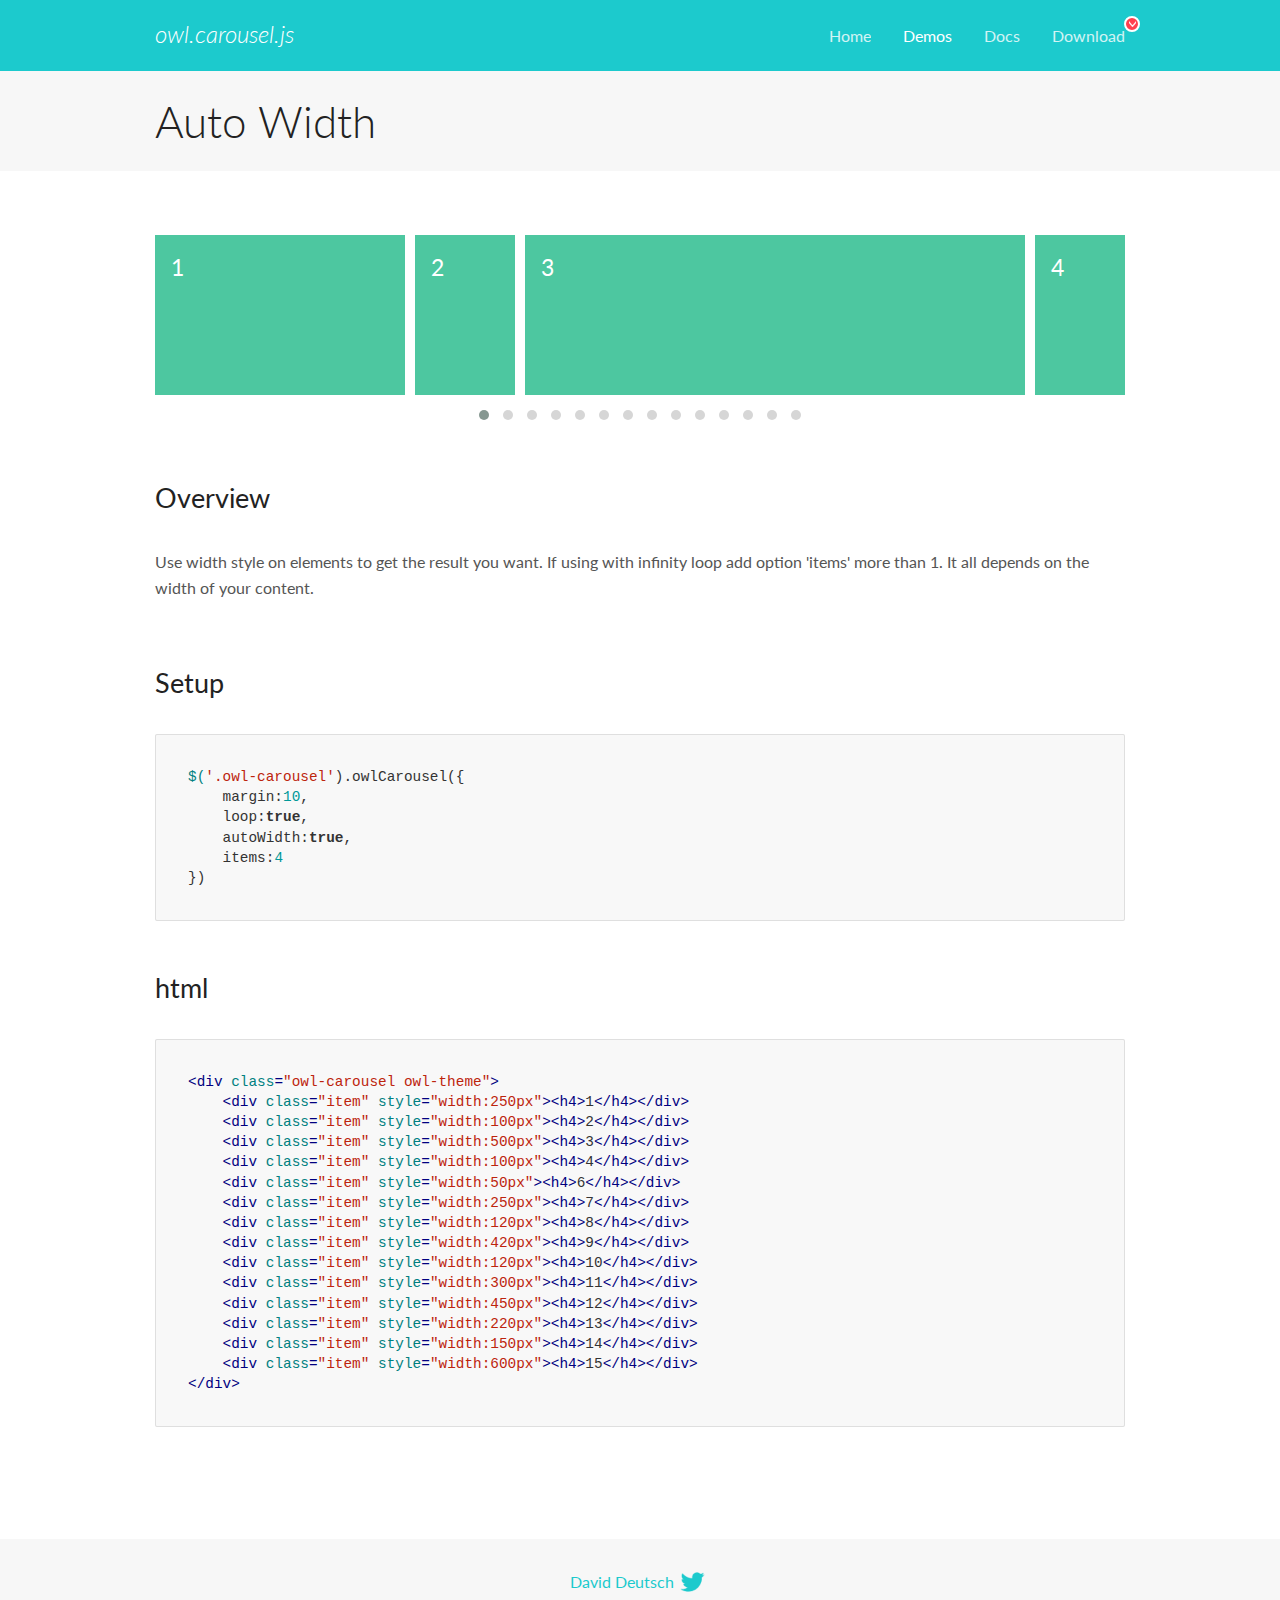
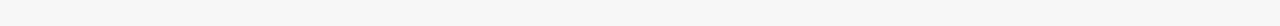
<file: idea_thoughts/assets/lib/owl.carousel/docs/demos/autowidth.html>
<!DOCTYPE html>
<html lang="en">
  <head>

    <!-- head -->
    <meta charset="utf-8">
    <meta name="msapplication-tap-highlight" content="no" />
    <meta name="viewport" content="width=device-width, initial-scale=1.0" />
    <meta name="description" content="Auto Width">
    <meta name="author" content="David Deutsch">
    <title>
      Auto Width Demo | Owl Carousel | 2.2.1
    </title>

    <!-- Stylesheets -->
    <link href='https://fonts.googleapis.com/css?family=Lato:300,400,700,400italic,300italic' rel='stylesheet' type='text/css'>
    <link rel="stylesheet" href="../assets/css/docs.theme.min.css">

    <!-- Owl Stylesheets -->
    <link rel="stylesheet" href="../assets/owlcarousel/assets/owl.carousel.min.css">
    <link rel="stylesheet" href="../assets/owlcarousel/assets/owl.theme.default.min.css">

    <!-- HTML5 shim and Respond.js IE8 support of HTML5 elements and media queries -->

    <!--[if lt IE 9]>
      <script src="https://oss.maxcdn.com/libs/html5shiv/3.7.0/html5shiv.js"></script>
      <script src="https://oss.maxcdn.com/libs/respond.js/1.3.0/respond.min.js"></script>
    <![endif]-->

    <!-- Favicons -->
    <link rel="apple-touch-icon-precomposed" sizes="144x144" href="../assets/ico/apple-touch-icon-144-precomposed.png">
    <link rel="shortcut icon" href="../assets/ico/favicon.png">
    <link rel="shortcut icon" href="favicon.ico">

    <!-- Yeah i know js should not be in header. Its required for demos.-->

    <!-- javascript -->
    <script src="../assets/vendors/jquery.min.js"></script>
    <script src="../assets/owlcarousel/owl.carousel.js"></script>
  </head>
  <body>

    <!-- header -->
    <header class="header">
      <div class="row">
        <div class="large-12 columns">
          <div class="brand left">
            <h3>
              <a href="/OwlCarousel2/">owl.carousel.js</a> 
            </h3>
          </div>
          <a id="toggle-nav" class="right">
            <span></span> <span></span> <span></span> 
          </a> 
          <div class="nav-bar">
            <ul class="clearfix">
              <li> <a href="/OwlCarousel2/index.html">Home</a>  </li>
              <li class="active">
                <a href="/OwlCarousel2/demos/demos.html">Demos</a> 
              </li>
              <li> <a href="/OwlCarousel2/docs/started-welcome.html">Docs</a>  </li>
              <li>
                <a href="https://github.com/OwlCarousel2/OwlCarousel2/archive/2.2.1.zip">Download</a> 
                <span class="download"></span> 
              </li>
            </ul>
          </div>
        </div>
      </div>
    </header>

    <!-- title -->
    <section class="title">
      <div class="row">
        <div class="large-12 columns">
          <h1>Auto Width</h1>
        </div>
      </div>
    </section>

    <!--  Demos -->
    <section id="demos">
      <div class="row">
        <div class="large-12 columns">
          <div class="owl-carousel owl-theme">
            <div class="item" style="width:250px">
              <h4>1</h4>
            </div>
            <div class="item" style="width:100px">
              <h4>2</h4>
            </div>
            <div class="item" style="width:500px">
              <h4>3</h4>
            </div>
            <div class="item" style="width:100px">
              <h4>4</h4>
            </div>
            <div class="item" style="width:50px">
              <h4>6</h4>
            </div>
            <div class="item" style="width:250px">
              <h4>7</h4>
            </div>
            <div class="item" style="width:120px">
              <h4>8</h4>
            </div>
            <div class="item" style="width:420px">
              <h4>9</h4>
            </div>
            <div class="item" style="width:120px">
              <h4>10</h4>
            </div>
            <div class="item" style="width:300px">
              <h4>11</h4>
            </div>
            <div class="item" style="width:450px">
              <h4>12</h4>
            </div>
            <div class="item" style="width:220px">
              <h4>13</h4>
            </div>
            <div class="item" style="width:150px">
              <h4>14</h4>
            </div>
            <div class="item" style="width:600px">
              <h4>15</h4>
            </div>
          </div>
          <h3 id="overview">Overview</h3>
          <p>Use width style on elements to get the result you want. If using with infinity loop add option &#39;items&#39; more than 1. It all depends on the width of your content.</p>
          <h3 id="setup">Setup</h3>
          <pre><code>$(&#39;.owl-carousel&#39;).owlCarousel({
    margin:10,
    loop:true,
    autoWidth:true,
    items:4
})</code></pre>
          <h3 id="html">html</h3>
          <pre><code>&lt;div class=&quot;owl-carousel owl-theme&quot;&gt;
    &lt;div class=&quot;item&quot; style=&quot;width:250px&quot;&gt;&lt;h4&gt;1&lt;/h4&gt;&lt;/div&gt;
    &lt;div class=&quot;item&quot; style=&quot;width:100px&quot;&gt;&lt;h4&gt;2&lt;/h4&gt;&lt;/div&gt;
    &lt;div class=&quot;item&quot; style=&quot;width:500px&quot;&gt;&lt;h4&gt;3&lt;/h4&gt;&lt;/div&gt;
    &lt;div class=&quot;item&quot; style=&quot;width:100px&quot;&gt;&lt;h4&gt;4&lt;/h4&gt;&lt;/div&gt;
    &lt;div class=&quot;item&quot; style=&quot;width:50px&quot;&gt;&lt;h4&gt;6&lt;/h4&gt;&lt;/div&gt;
    &lt;div class=&quot;item&quot; style=&quot;width:250px&quot;&gt;&lt;h4&gt;7&lt;/h4&gt;&lt;/div&gt;
    &lt;div class=&quot;item&quot; style=&quot;width:120px&quot;&gt;&lt;h4&gt;8&lt;/h4&gt;&lt;/div&gt;
    &lt;div class=&quot;item&quot; style=&quot;width:420px&quot;&gt;&lt;h4&gt;9&lt;/h4&gt;&lt;/div&gt;
    &lt;div class=&quot;item&quot; style=&quot;width:120px&quot;&gt;&lt;h4&gt;10&lt;/h4&gt;&lt;/div&gt;
    &lt;div class=&quot;item&quot; style=&quot;width:300px&quot;&gt;&lt;h4&gt;11&lt;/h4&gt;&lt;/div&gt;
    &lt;div class=&quot;item&quot; style=&quot;width:450px&quot;&gt;&lt;h4&gt;12&lt;/h4&gt;&lt;/div&gt;
    &lt;div class=&quot;item&quot; style=&quot;width:220px&quot;&gt;&lt;h4&gt;13&lt;/h4&gt;&lt;/div&gt;
    &lt;div class=&quot;item&quot; style=&quot;width:150px&quot;&gt;&lt;h4&gt;14&lt;/h4&gt;&lt;/div&gt;
    &lt;div class=&quot;item&quot; style=&quot;width:600px&quot;&gt;&lt;h4&gt;15&lt;/h4&gt;&lt;/div&gt;
&lt;/div&gt;</code></pre>
          <script>
            $(document).ready(function() {
              $('.owl-carousel').owlCarousel({
                margin: 10,
                loop: true,
                autoWidth: true,
                items: 4
              })
            })
          </script>
        </div>
      </div>
    </section>

    <!-- footer -->
    <footer class="footer">
      <div class="row">
        <div class="large-12 columns">
          <h5>
            <a href="/OwlCarousel2/docs/support-contact.html">David Deutsch</a> 
            <a id="custom-tweet-button" href="https://twitter.com/share?url=https://github.com/OwlCarousel2/OwlCarousel2&text=Owl Carousel - This is so awesome! " target="_blank"></a> 
          </h5>
        </div>
      </div>
    </footer>

    <!-- vendors -->
    <script src="../assets/vendors/highlight.js"></script>
    <script src="../assets/js/app.js"></script>
  </body>
</html>
</file>
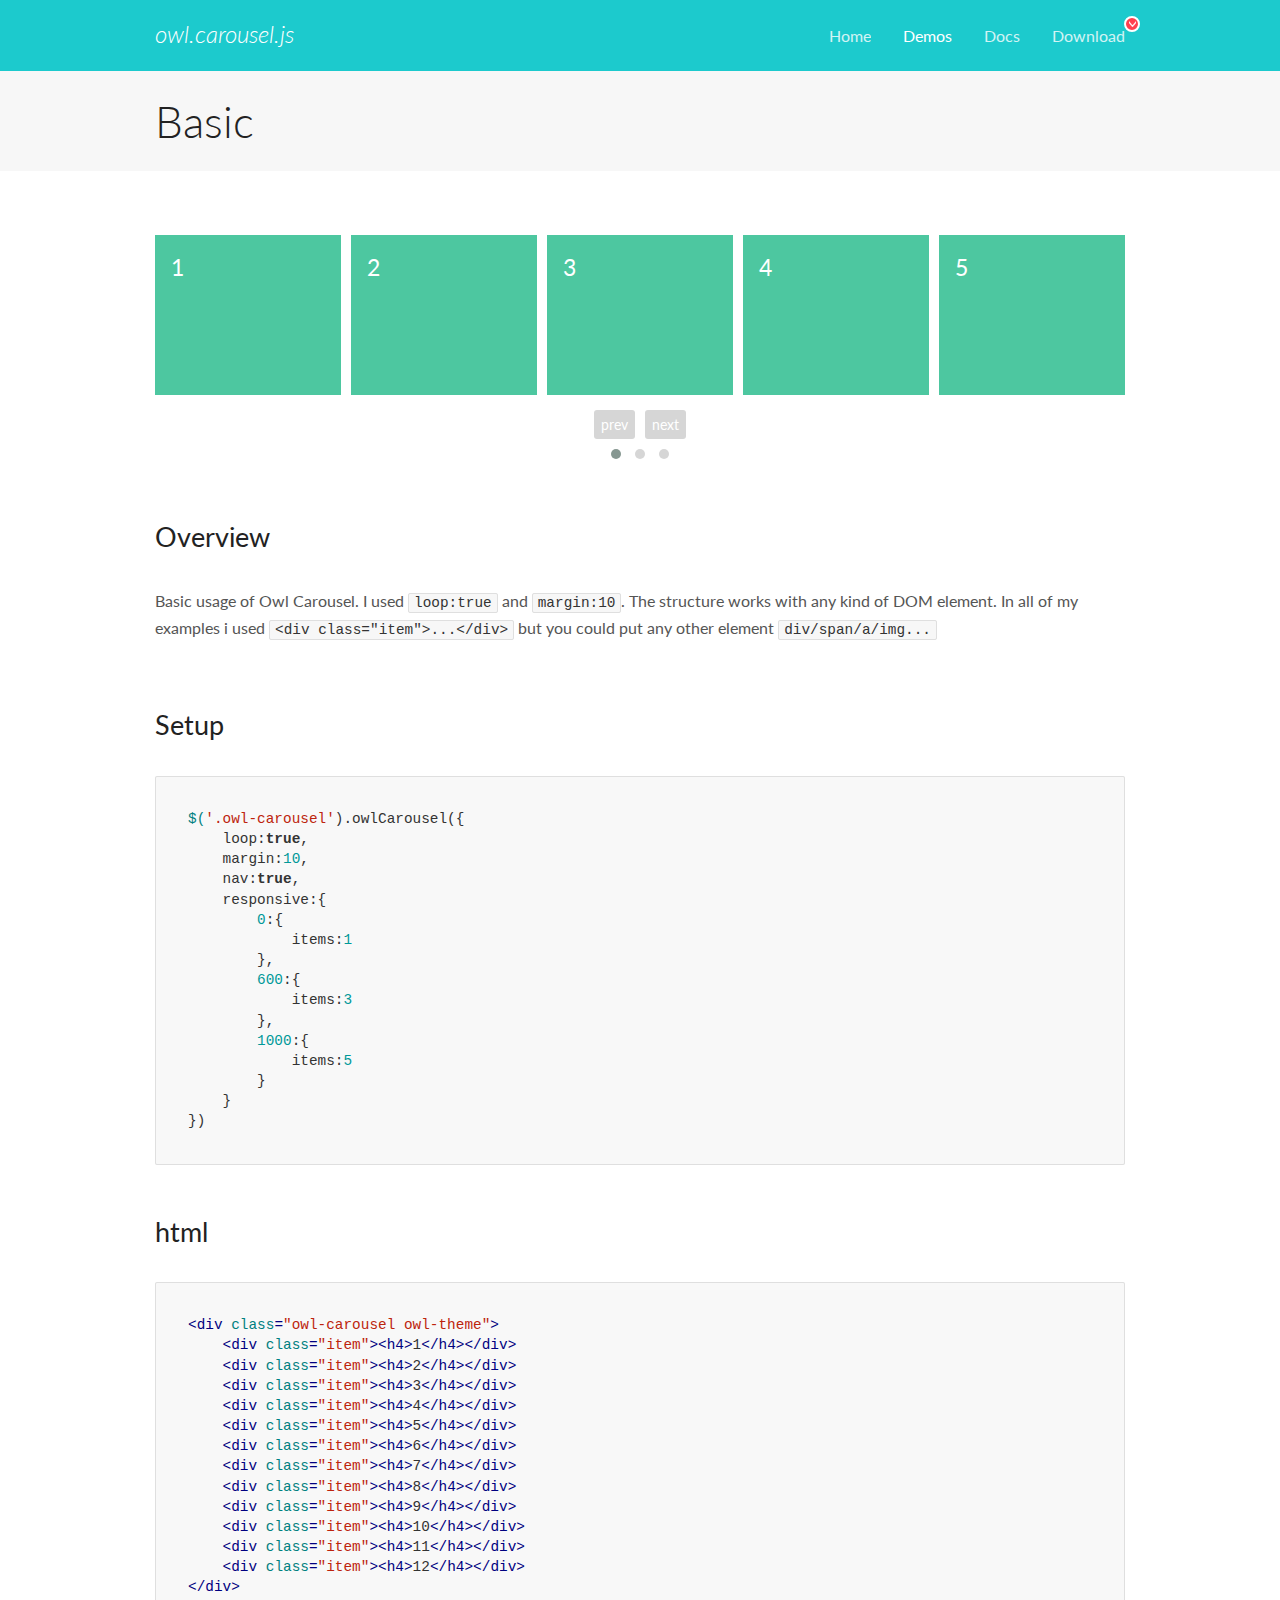
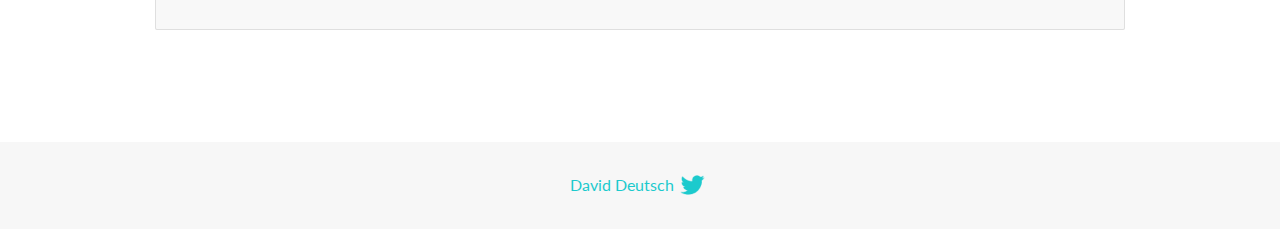
<file: idea_thoughts/assets/lib/owl.carousel/docs/demos/basic.html>
<!DOCTYPE html>
<html lang="en">
  <head>

    <!-- head -->
    <meta charset="utf-8">
    <meta name="msapplication-tap-highlight" content="no" />
    <meta name="viewport" content="width=device-width, initial-scale=1.0" />
    <meta name="description" content="Basic usage demo">
    <meta name="author" content="David Deutsch">
    <title>
      Basic Demo | Owl Carousel | 2.2.1
    </title>

    <!-- Stylesheets -->
    <link href='https://fonts.googleapis.com/css?family=Lato:300,400,700,400italic,300italic' rel='stylesheet' type='text/css'>
    <link rel="stylesheet" href="../assets/css/docs.theme.min.css">

    <!-- Owl Stylesheets -->
    <link rel="stylesheet" href="../assets/owlcarousel/assets/owl.carousel.min.css">
    <link rel="stylesheet" href="../assets/owlcarousel/assets/owl.theme.default.min.css">

    <!-- HTML5 shim and Respond.js IE8 support of HTML5 elements and media queries -->

    <!--[if lt IE 9]>
      <script src="https://oss.maxcdn.com/libs/html5shiv/3.7.0/html5shiv.js"></script>
      <script src="https://oss.maxcdn.com/libs/respond.js/1.3.0/respond.min.js"></script>
    <![endif]-->

    <!-- Favicons -->
    <link rel="apple-touch-icon-precomposed" sizes="144x144" href="../assets/ico/apple-touch-icon-144-precomposed.png">
    <link rel="shortcut icon" href="../assets/ico/favicon.png">
    <link rel="shortcut icon" href="favicon.ico">

    <!-- Yeah i know js should not be in header. Its required for demos.-->

    <!-- javascript -->
    <script src="../assets/vendors/jquery.min.js"></script>
    <script src="../assets/owlcarousel/owl.carousel.js"></script>
  </head>
  <body>

    <!-- header -->
    <header class="header">
      <div class="row">
        <div class="large-12 columns">
          <div class="brand left">
            <h3>
              <a href="/OwlCarousel2/">owl.carousel.js</a> 
            </h3>
          </div>
          <a id="toggle-nav" class="right">
            <span></span> <span></span> <span></span> 
          </a> 
          <div class="nav-bar">
            <ul class="clearfix">
              <li> <a href="/OwlCarousel2/index.html">Home</a>  </li>
              <li class="active">
                <a href="/OwlCarousel2/demos/demos.html">Demos</a> 
              </li>
              <li> <a href="/OwlCarousel2/docs/started-welcome.html">Docs</a>  </li>
              <li>
                <a href="https://github.com/OwlCarousel2/OwlCarousel2/archive/2.2.1.zip">Download</a> 
                <span class="download"></span> 
              </li>
            </ul>
          </div>
        </div>
      </div>
    </header>

    <!-- title -->
    <section class="title">
      <div class="row">
        <div class="large-12 columns">
          <h1>Basic</h1>
        </div>
      </div>
    </section>

    <!--  Demos -->
    <section id="demos">
      <div class="row">
        <div class="large-12 columns">
          <div class="owl-carousel owl-theme">
            <div class="item">
              <h4>1</h4>
            </div>
            <div class="item">
              <h4>2</h4>
            </div>
            <div class="item">
              <h4>3</h4>
            </div>
            <div class="item">
              <h4>4</h4>
            </div>
            <div class="item">
              <h4>5</h4>
            </div>
            <div class="item">
              <h4>6</h4>
            </div>
            <div class="item">
              <h4>7</h4>
            </div>
            <div class="item">
              <h4>8</h4>
            </div>
            <div class="item">
              <h4>9</h4>
            </div>
            <div class="item">
              <h4>10</h4>
            </div>
            <div class="item">
              <h4>11</h4>
            </div>
            <div class="item">
              <h4>12</h4>
            </div>
          </div>
          <h3 id="overview">Overview</h3>
          <p>Basic usage of Owl Carousel. I used <code>loop:true</code> and <code>margin:10</code>. The structure works with any kind of DOM element. In all of my examples i used <code>&lt;div class=&quot;item&quot;&gt;...&lt;/div&gt;</code> but you could
            put any other element <code>div/span/a/img...</code></p>
          <h3 id="setup">Setup</h3>
          <pre><code>$(&#39;.owl-carousel&#39;).owlCarousel({
    loop:true,
    margin:10,
    nav:true,
    responsive:{
        0:{
            items:1
        },
        600:{
            items:3
        },
        1000:{
            items:5
        }
    }
})</code></pre>
          <h3 id="html">html</h3>
          <pre><code>&lt;div class=&quot;owl-carousel owl-theme&quot;&gt;
    &lt;div class=&quot;item&quot;&gt;&lt;h4&gt;1&lt;/h4&gt;&lt;/div&gt;
    &lt;div class=&quot;item&quot;&gt;&lt;h4&gt;2&lt;/h4&gt;&lt;/div&gt;
    &lt;div class=&quot;item&quot;&gt;&lt;h4&gt;3&lt;/h4&gt;&lt;/div&gt;
    &lt;div class=&quot;item&quot;&gt;&lt;h4&gt;4&lt;/h4&gt;&lt;/div&gt;
    &lt;div class=&quot;item&quot;&gt;&lt;h4&gt;5&lt;/h4&gt;&lt;/div&gt;
    &lt;div class=&quot;item&quot;&gt;&lt;h4&gt;6&lt;/h4&gt;&lt;/div&gt;
    &lt;div class=&quot;item&quot;&gt;&lt;h4&gt;7&lt;/h4&gt;&lt;/div&gt;
    &lt;div class=&quot;item&quot;&gt;&lt;h4&gt;8&lt;/h4&gt;&lt;/div&gt;
    &lt;div class=&quot;item&quot;&gt;&lt;h4&gt;9&lt;/h4&gt;&lt;/div&gt;
    &lt;div class=&quot;item&quot;&gt;&lt;h4&gt;10&lt;/h4&gt;&lt;/div&gt;
    &lt;div class=&quot;item&quot;&gt;&lt;h4&gt;11&lt;/h4&gt;&lt;/div&gt;
    &lt;div class=&quot;item&quot;&gt;&lt;h4&gt;12&lt;/h4&gt;&lt;/div&gt;
&lt;/div&gt;</code></pre>
          <script>
            $(document).ready(function() {
              var owl = $('.owl-carousel');
              owl.owlCarousel({
                margin: 10,
                nav: true,
                loop: true,
                responsive: {
                  0: {
                    items: 1
                  },
                  600: {
                    items: 3
                  },
                  1000: {
                    items: 5
                  }
                }
              })
            })
          </script>
        </div>
      </div>
    </section>

    <!-- footer -->
    <footer class="footer">
      <div class="row">
        <div class="large-12 columns">
          <h5>
            <a href="/OwlCarousel2/docs/support-contact.html">David Deutsch</a> 
            <a id="custom-tweet-button" href="https://twitter.com/share?url=https://github.com/OwlCarousel2/OwlCarousel2&text=Owl Carousel - This is so awesome! " target="_blank"></a> 
          </h5>
        </div>
      </div>
    </footer>

    <!-- vendors -->
    <script src="../assets/vendors/highlight.js"></script>
    <script src="../assets/js/app.js"></script>
  </body>
</html>
</file>
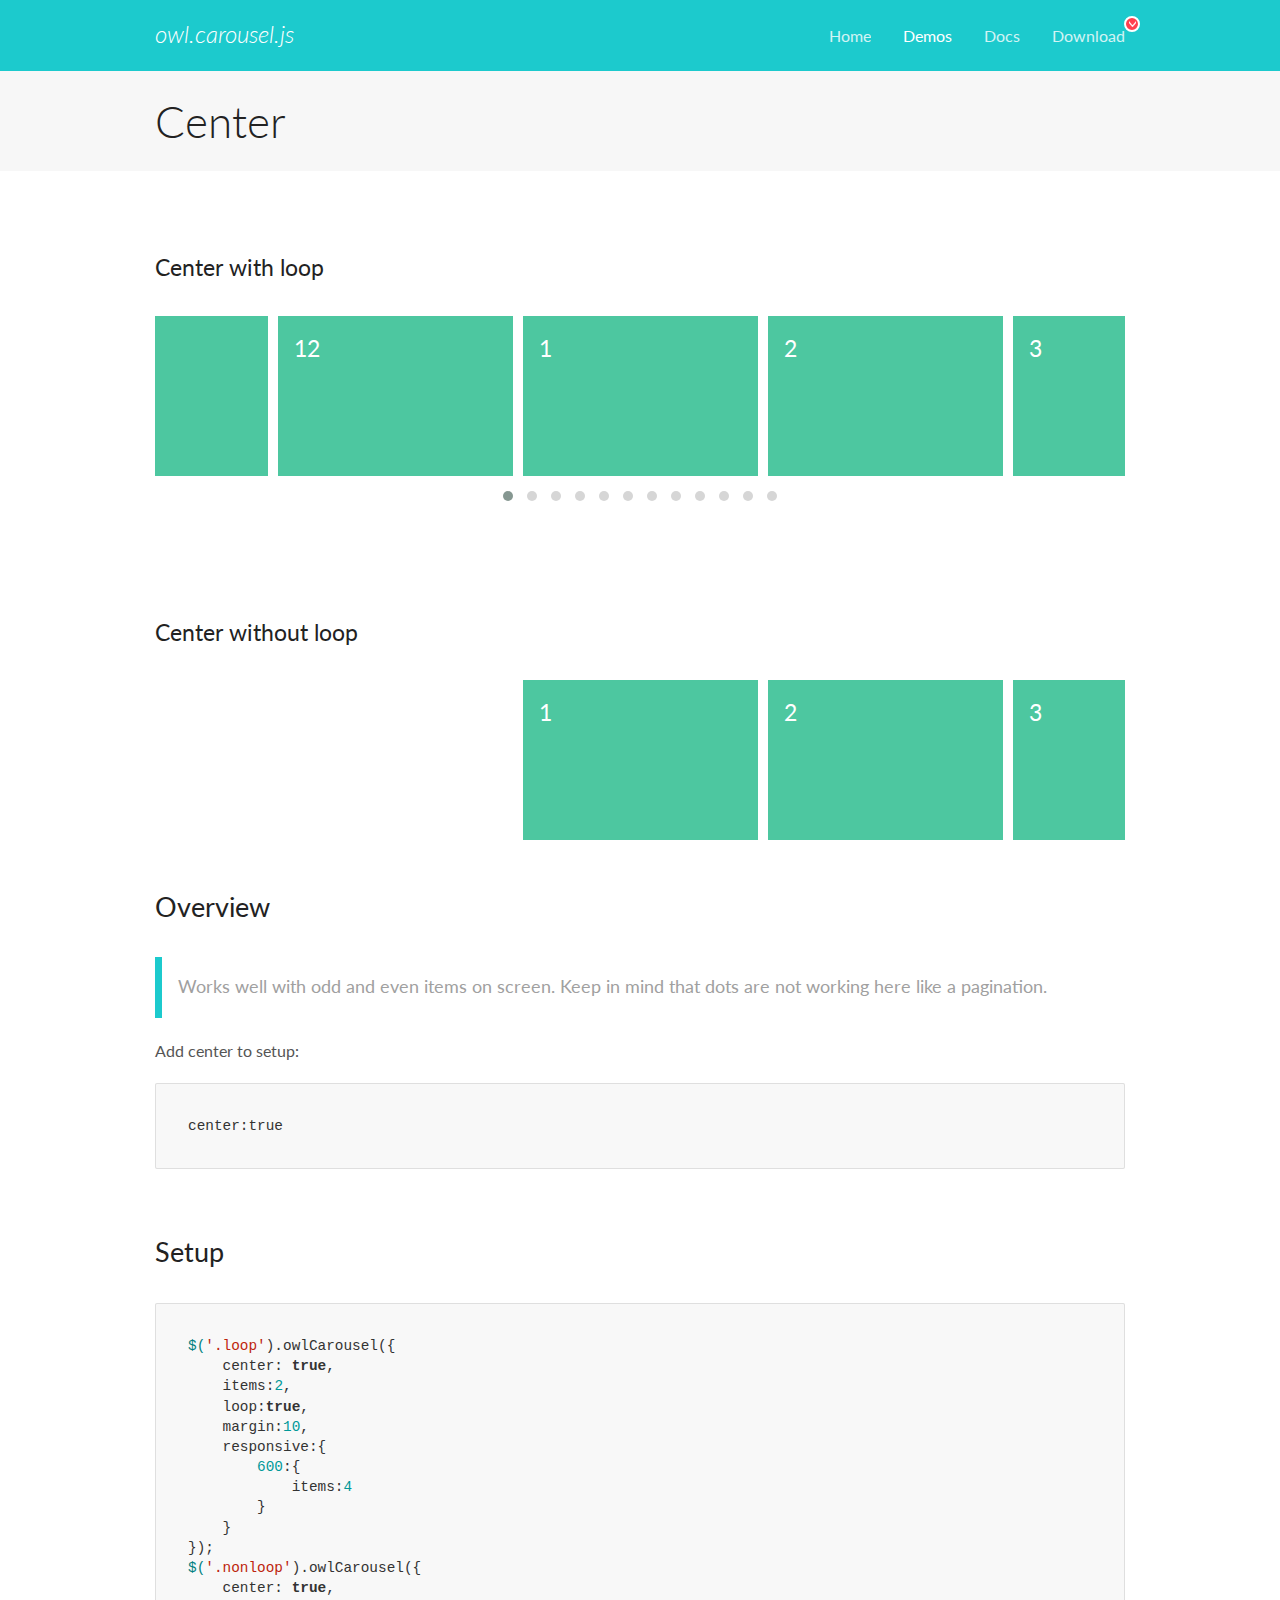
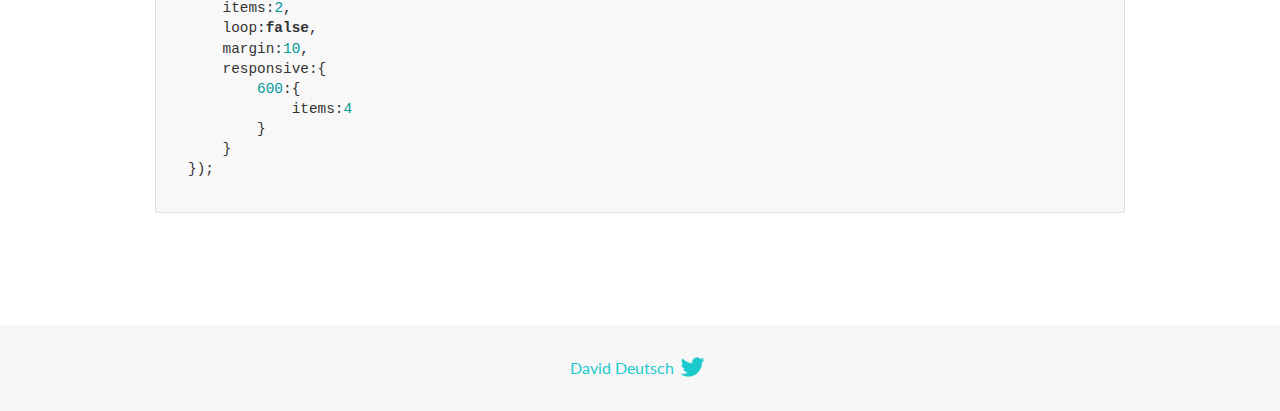
<file: idea_thoughts/assets/lib/owl.carousel/docs/demos/center.html>
<!DOCTYPE html>
<html lang="en">
  <head>

    <!-- head -->
    <meta charset="utf-8">
    <meta name="msapplication-tap-highlight" content="no" />
    <meta name="viewport" content="width=device-width, initial-scale=1.0" />
    <meta name="description" content="Center carousel">
    <meta name="author" content="David Deutsch">
    <title>
      Center Demo | Owl Carousel | 2.2.1
    </title>

    <!-- Stylesheets -->
    <link href='https://fonts.googleapis.com/css?family=Lato:300,400,700,400italic,300italic' rel='stylesheet' type='text/css'>
    <link rel="stylesheet" href="../assets/css/docs.theme.min.css">

    <!-- Owl Stylesheets -->
    <link rel="stylesheet" href="../assets/owlcarousel/assets/owl.carousel.min.css">
    <link rel="stylesheet" href="../assets/owlcarousel/assets/owl.theme.default.min.css">

    <!-- HTML5 shim and Respond.js IE8 support of HTML5 elements and media queries -->

    <!--[if lt IE 9]>
      <script src="https://oss.maxcdn.com/libs/html5shiv/3.7.0/html5shiv.js"></script>
      <script src="https://oss.maxcdn.com/libs/respond.js/1.3.0/respond.min.js"></script>
    <![endif]-->

    <!-- Favicons -->
    <link rel="apple-touch-icon-precomposed" sizes="144x144" href="../assets/ico/apple-touch-icon-144-precomposed.png">
    <link rel="shortcut icon" href="../assets/ico/favicon.png">
    <link rel="shortcut icon" href="favicon.ico">

    <!-- Yeah i know js should not be in header. Its required for demos.-->

    <!-- javascript -->
    <script src="../assets/vendors/jquery.min.js"></script>
    <script src="../assets/owlcarousel/owl.carousel.js"></script>
  </head>
  <body>

    <!-- header -->
    <header class="header">
      <div class="row">
        <div class="large-12 columns">
          <div class="brand left">
            <h3>
              <a href="/OwlCarousel2/">owl.carousel.js</a> 
            </h3>
          </div>
          <a id="toggle-nav" class="right">
            <span></span> <span></span> <span></span> 
          </a> 
          <div class="nav-bar">
            <ul class="clearfix">
              <li> <a href="/OwlCarousel2/index.html">Home</a>  </li>
              <li class="active">
                <a href="/OwlCarousel2/demos/demos.html">Demos</a> 
              </li>
              <li> <a href="/OwlCarousel2/docs/started-welcome.html">Docs</a>  </li>
              <li>
                <a href="https://github.com/OwlCarousel2/OwlCarousel2/archive/2.2.1.zip">Download</a> 
                <span class="download"></span> 
              </li>
            </ul>
          </div>
        </div>
      </div>
    </header>

    <!-- title -->
    <section class="title">
      <div class="row">
        <div class="large-12 columns">
          <h1>Center</h1>
        </div>
      </div>
    </section>

    <!--  Demos -->
    <section id="demos">
      <div class="row">
        <div class="large-12 columns">
          <h4 id="center-with-loop">Center with loop</h4>
          <div class="loop owl-carousel owl-theme">
            <div class="item">
              <h4>1</h4>
            </div>
            <div class="item">
              <h4>2</h4>
            </div>
            <div class="item">
              <h4>3</h4>
            </div>
            <div class="item">
              <h4>4</h4>
            </div>
            <div class="item">
              <h4>5</h4>
            </div>
            <div class="item">
              <h4>6</h4>
            </div>
            <div class="item">
              <h4>7</h4>
            </div>
            <div class="item">
              <h4>8</h4>
            </div>
            <div class="item">
              <h4>9</h4>
            </div>
            <div class="item">
              <h4>10</h4>
            </div>
            <div class="item">
              <h4>11</h4>
            </div>
            <div class="item">
              <h4>12</h4>
            </div>
          </div>
          <br>
          <h4 id="center-without-loop">Center without loop</h4>
          <div class="nonloop owl-carousel">
            <div class="item">
              <h4>1</h4>
            </div>
            <div class="item">
              <h4>2</h4>
            </div>
            <div class="item">
              <h4>3</h4>
            </div>
            <div class="item">
              <h4>4</h4>
            </div>
            <div class="item">
              <h4>5</h4>
            </div>
            <div class="item">
              <h4>6</h4>
            </div>
            <div class="item">
              <h4>7</h4>
            </div>
            <div class="item">
              <h4>8</h4>
            </div>
            <div class="item">
              <h4>9</h4>
            </div>
            <div class="item">
              <h4>10</h4>
            </div>
            <div class="item">
              <h4>11</h4>
            </div>
            <div class="item">
              <h4>12</h4>
            </div>
          </div>
          <h3 id="overview">Overview</h3>
          <blockquote>
            <p>Works well with odd and even items on screen. Keep in mind that dots are not working here like a pagination.</p>
          </blockquote>
          <p>Add center to setup:</p>
          <pre><code>center:true</code></pre>
          <h3 id="setup">Setup</h3>
          <pre><code>$(&#39;.loop&#39;).owlCarousel({
    center: true,
    items:2,
    loop:true,
    margin:10,
    responsive:{
        600:{
            items:4
        }
    }
});
$(&#39;.nonloop&#39;).owlCarousel({
    center: true,
    items:2,
    loop:false,
    margin:10,
    responsive:{
        600:{
            items:4
        }
    }
});</code></pre>
          <script>
            jQuery(document).ready(function($) {
              $('.loop').owlCarousel({
                center: true,
                items: 2,
                loop: true,
                margin: 10,
                responsive: {
                  600: {
                    items: 4
                  }
                }
              });
              $('.nonloop').owlCarousel({
                center: true,
                items: 2,
                loop: false,
                margin: 10,
                responsive: {
                  600: {
                    items: 4
                  }
                }
              });
            });
          </script>
        </div>
      </div>
    </section>

    <!-- footer -->
    <footer class="footer">
      <div class="row">
        <div class="large-12 columns">
          <h5>
            <a href="/OwlCarousel2/docs/support-contact.html">David Deutsch</a> 
            <a id="custom-tweet-button" href="https://twitter.com/share?url=https://github.com/OwlCarousel2/OwlCarousel2&text=Owl Carousel - This is so awesome! " target="_blank"></a> 
          </h5>
        </div>
      </div>
    </footer>

    <!-- vendors -->
    <script src="../assets/vendors/highlight.js"></script>
    <script src="../assets/js/app.js"></script>
  </body>
</html>
</file>
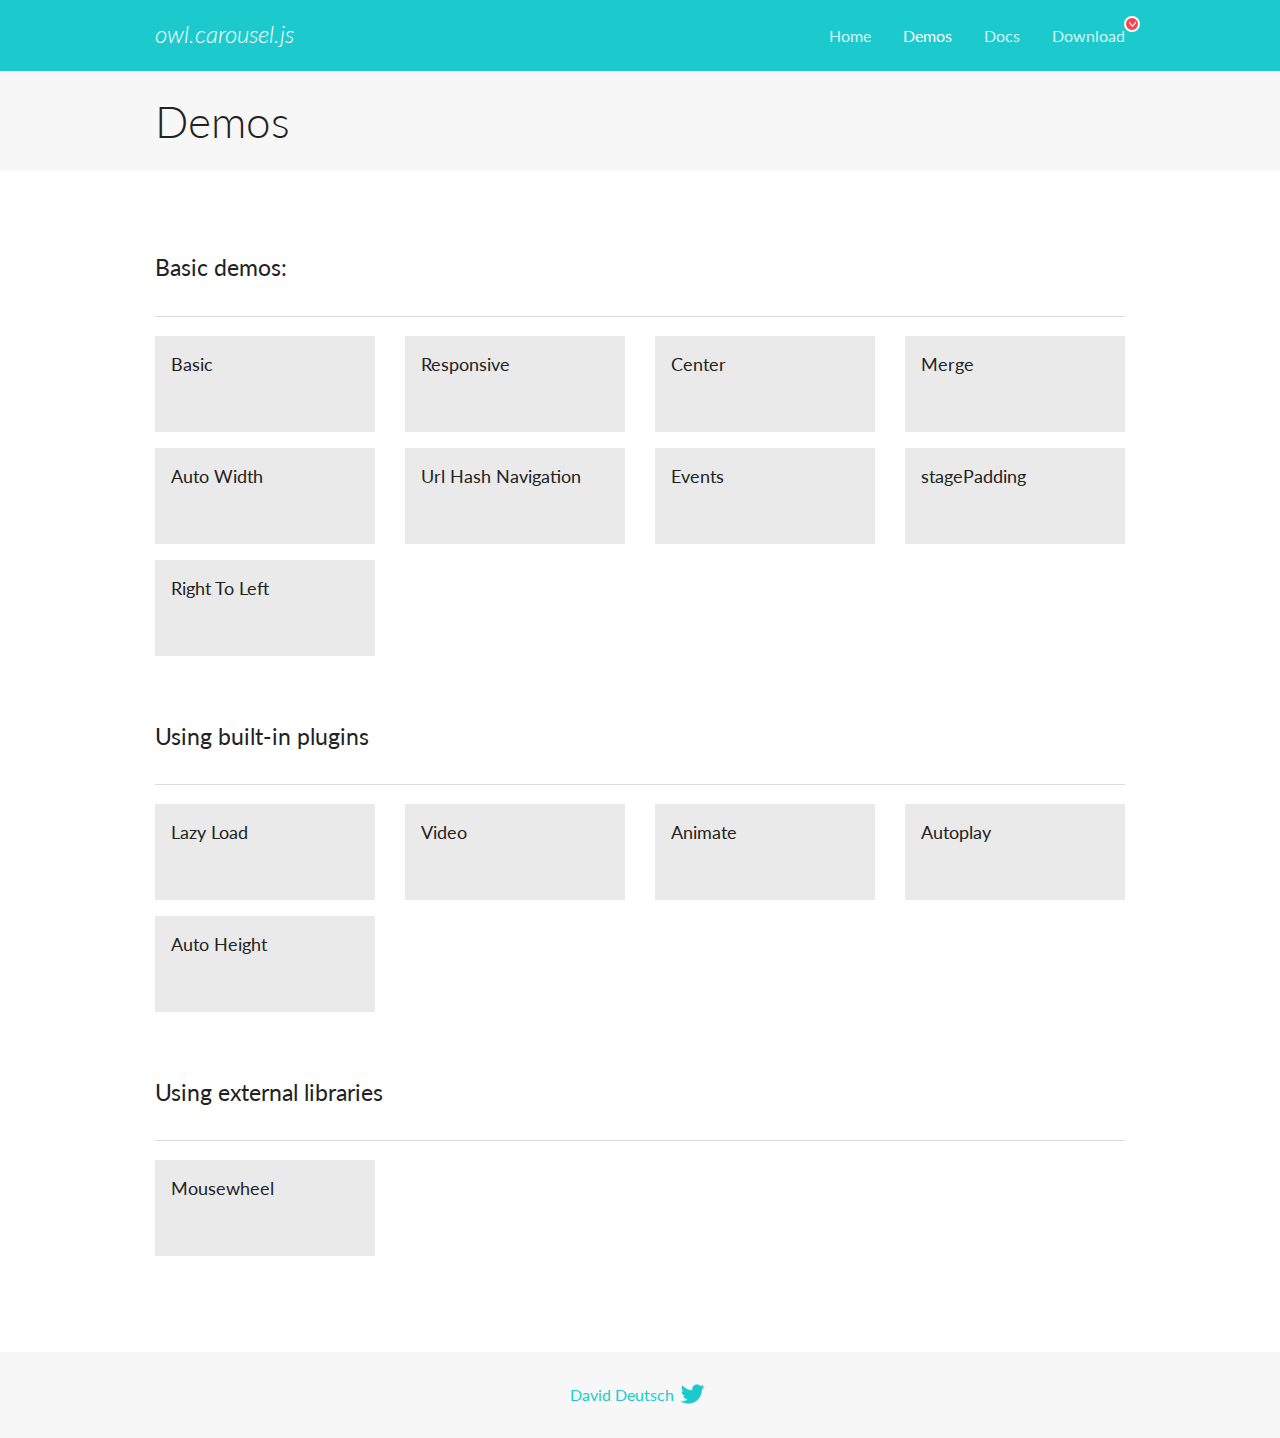
<file: idea_thoughts/assets/lib/owl.carousel/docs/demos/demos.html>
<!DOCTYPE html>
<html lang="en">
  <head>

    <!-- head -->
    <meta charset="utf-8">
    <meta name="msapplication-tap-highlight" content="no" />
    <meta name="viewport" content="width=device-width, initial-scale=1.0" />
    <meta name="description" content="A list of Owl Carousel examples.">
    <meta name="author" content="David Deutsch">
    <title>
      Demos | Owl Carousel | 2.2.1
    </title>

    <!-- Stylesheets -->
    <link href='https://fonts.googleapis.com/css?family=Lato:300,400,700,400italic,300italic' rel='stylesheet' type='text/css'>
    <link rel="stylesheet" href="../assets/css/docs.theme.min.css">

    <!-- Owl Stylesheets -->
    <link rel="stylesheet" href="../assets/owlcarousel/assets/owl.carousel.min.css">
    <link rel="stylesheet" href="../assets/owlcarousel/assets/owl.theme.default.min.css">

    <!-- HTML5 shim and Respond.js IE8 support of HTML5 elements and media queries -->

    <!--[if lt IE 9]>
      <script src="https://oss.maxcdn.com/libs/html5shiv/3.7.0/html5shiv.js"></script>
      <script src="https://oss.maxcdn.com/libs/respond.js/1.3.0/respond.min.js"></script>
    <![endif]-->

    <!-- Favicons -->
    <link rel="apple-touch-icon-precomposed" sizes="144x144" href="../assets/ico/apple-touch-icon-144-precomposed.png">
    <link rel="shortcut icon" href="../assets/ico/favicon.png">
    <link rel="shortcut icon" href="favicon.ico">

    <!-- Yeah i know js should not be in header. Its required for demos.-->

    <!-- javascript -->
    <script src="../assets/vendors/jquery.min.js"></script>
    <script src="../assets/owlcarousel/owl.carousel.js"></script>
  </head>
  <body>

    <!-- header -->
    <header class="header">
      <div class="row">
        <div class="large-12 columns">
          <div class="brand left">
            <h3>
              <a href="/OwlCarousel2/">owl.carousel.js</a> 
            </h3>
          </div>
          <a id="toggle-nav" class="right">
            <span></span> <span></span> <span></span> 
          </a> 
          <div class="nav-bar">
            <ul class="clearfix">
              <li> <a href="/OwlCarousel2/index.html">Home</a>  </li>
              <li class="active">
                <a href="/OwlCarousel2/demos/demos.html">Demos</a> 
              </li>
              <li> <a href="/OwlCarousel2/docs/started-welcome.html">Docs</a>  </li>
              <li>
                <a href="https://github.com/OwlCarousel2/OwlCarousel2/archive/2.2.1.zip">Download</a> 
                <span class="download"></span> 
              </li>
            </ul>
          </div>
        </div>
      </div>
    </header>

    <!-- title -->
    <section class="title">
      <div class="row">
        <div class="large-12 columns">
          <h1>Demos</h1>
        </div>
      </div>
    </section>

    <!--  Demos -->
    <section id="demos">
      <div class="row">
        <div class="large-12 columns">
          <h4 id="basic-demos-">Basic demos:</h4>
          <hr>
          <div class="demo-list">
            <div class="row">
              <div class="small-6 medium-4 large-3 columns">
                <a href="basic.html" class="demo-block">
                  <h5>Basic </h5>
                </a> 
              </div>
              <div class="small-6 medium-4 large-3 columns">
                <a href="responsive.html" class="demo-block">
                  <h5>Responsive </h5>
                </a> 
              </div>
              <div class="small-6 medium-4 large-3 columns">
                <a href="center.html" class="demo-block">
                  <h5>Center </h5>
                </a> 
              </div>
              <div class="small-6 medium-4 large-3 columns">
                <a href="merge.html" class="demo-block">
                  <h5>Merge </h5>
                </a> 
              </div>
              <div class="small-6 medium-4 large-3 columns">
                <a href="autowidth.html" class="demo-block">
                  <h5>Auto Width </h5>
                </a> 
              </div>
              <div class="small-6 medium-4 large-3 columns">
                <a href="urlhashnav.html" class="demo-block">
                  <h5>Url Hash Navigation </h5>
                </a> 
              </div>
              <div class="small-6 medium-4 large-3 columns">
                <a href="events.html" class="demo-block">
                  <h5>Events </h5>
                </a> 
              </div>
              <div class="small-6 medium-4 large-3 columns">
                <a href="stagepadding.html" class="demo-block">
                  <h5>stagePadding </h5>
                </a> 
              </div>
              <div class="small-6 medium-4 large-3 columns">
                <a href="rtl.html" class="demo-block">
                  <h5>Right To Left </h5>
                </a> 
              </div>
            </div>
          </div>
          <h4 id="using-built-in-plugins">Using built-in plugins</h4>
          <hr>
          <div class="demo-list">
            <div class="row">
              <div class="small-6 medium-4 large-3 columns">
                <a href="lazyLoad.html" class="demo-block">
                  <h5>Lazy Load </h5>
                </a> 
              </div>
              <div class="small-6 medium-4 large-3 columns">
                <a href="video.html" class="demo-block">
                  <h5>Video </h5>
                </a> 
              </div>
              <div class="small-6 medium-4 large-3 columns">
                <a href="animate.html" class="demo-block">
                  <h5>Animate </h5>
                </a> 
              </div>
              <div class="small-6 medium-4 large-3 columns">
                <a href="autoplay.html" class="demo-block">
                  <h5>Autoplay </h5>
                </a> 
              </div>
              <div class="small-6 medium-4 large-3 columns">
                <a href="autoheight.html" class="demo-block">
                  <h5>Auto Height </h5>
                </a> 
              </div>
            </div>
          </div>
          <h4 id="using-external-libraries">Using external libraries</h4>
          <hr>
          <div class="demo-list">
            <div class="row">
              <div class="small-6 medium-4 large-3 columns">
                <a href="mousewheel.html" class="demo-block">
                  <h5>Mousewheel </h5>
                </a> 
              </div>
            </div>
          </div>
        </div>
      </div>
    </section>

    <!-- footer -->
    <footer class="footer">
      <div class="row">
        <div class="large-12 columns">
          <h5>
            <a href="/OwlCarousel2/docs/support-contact.html">David Deutsch</a> 
            <a id="custom-tweet-button" href="https://twitter.com/share?url=https://github.com/OwlCarousel2/OwlCarousel2&text=Owl Carousel - This is so awesome! " target="_blank"></a> 
          </h5>
        </div>
      </div>
    </footer>

    <!-- vendors -->
    <script src="../assets/vendors/highlight.js"></script>
    <script src="../assets/js/app.js"></script>
  </body>
</html>
</file>
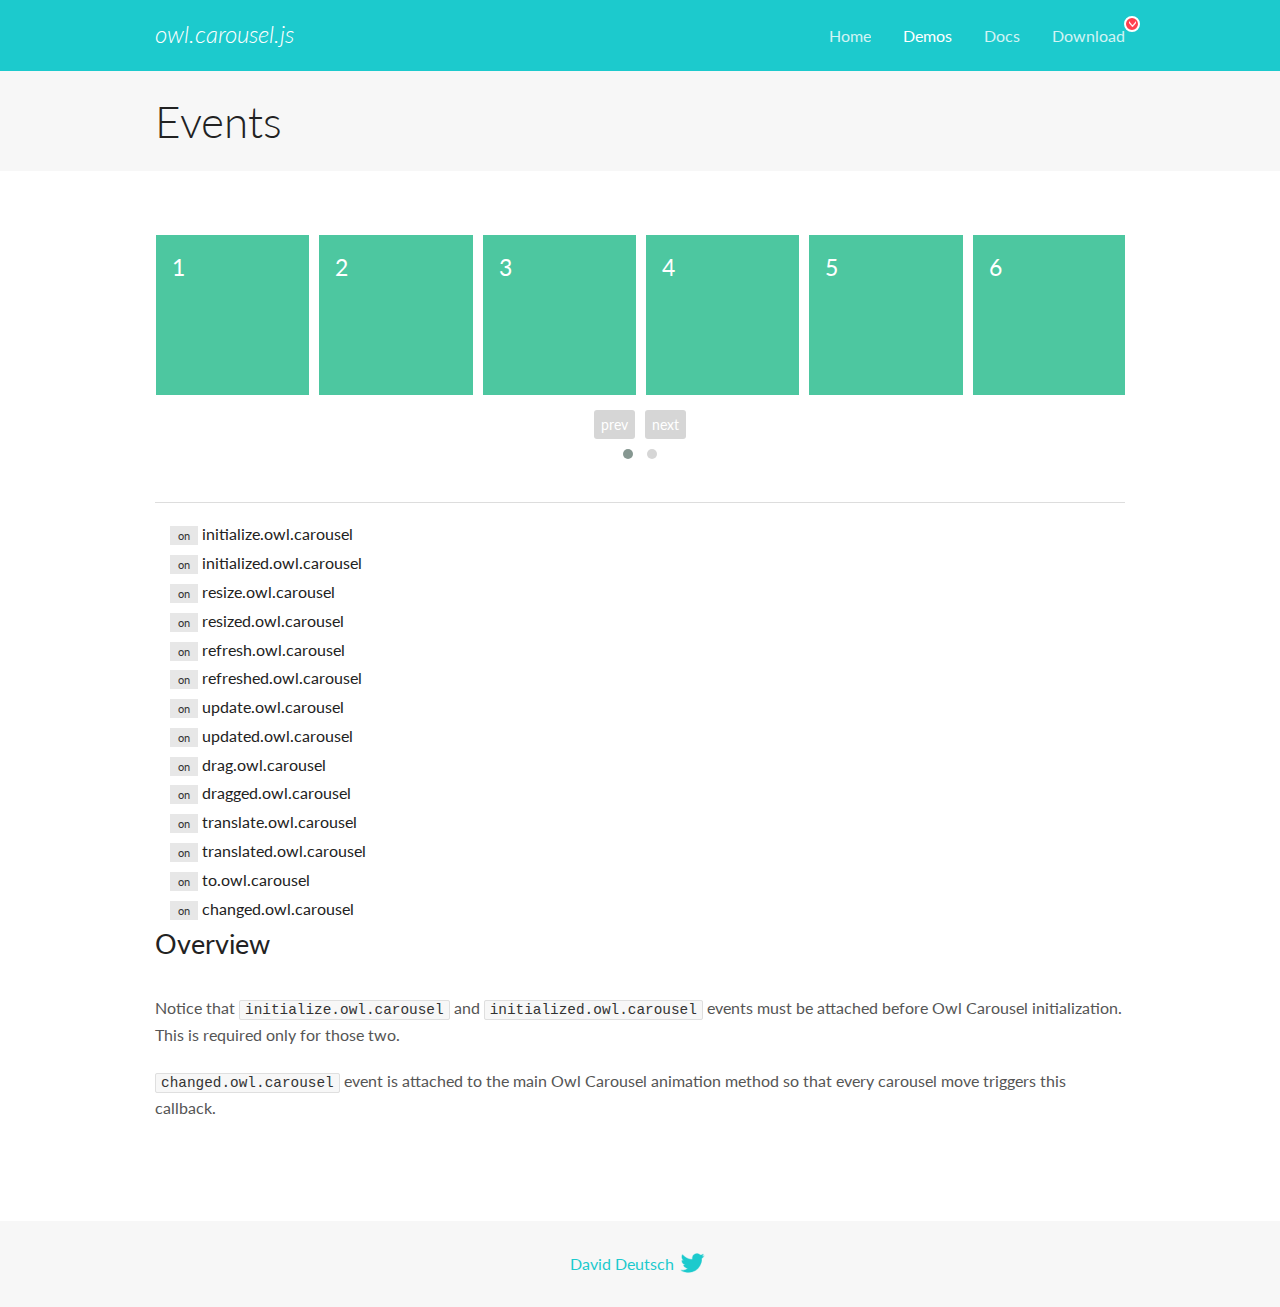
<file: idea_thoughts/assets/lib/owl.carousel/docs/demos/events.html>
<!DOCTYPE html>
<html lang="en">
  <head>

    <!-- head -->
    <meta charset="utf-8">
    <meta name="msapplication-tap-highlight" content="no" />
    <meta name="viewport" content="width=device-width, initial-scale=1.0" />
    <meta name="description" content="Events usage demo">
    <meta name="author" content="David Deutsch">
    <title>
      Events Demo | Owl Carousel | 2.2.1
    </title>

    <!-- Stylesheets -->
    <link href='https://fonts.googleapis.com/css?family=Lato:300,400,700,400italic,300italic' rel='stylesheet' type='text/css'>
    <link rel="stylesheet" href="../assets/css/docs.theme.min.css">

    <!-- Owl Stylesheets -->
    <link rel="stylesheet" href="../assets/owlcarousel/assets/owl.carousel.min.css">
    <link rel="stylesheet" href="../assets/owlcarousel/assets/owl.theme.default.min.css">

    <!-- HTML5 shim and Respond.js IE8 support of HTML5 elements and media queries -->

    <!--[if lt IE 9]>
      <script src="https://oss.maxcdn.com/libs/html5shiv/3.7.0/html5shiv.js"></script>
      <script src="https://oss.maxcdn.com/libs/respond.js/1.3.0/respond.min.js"></script>
    <![endif]-->

    <!-- Favicons -->
    <link rel="apple-touch-icon-precomposed" sizes="144x144" href="../assets/ico/apple-touch-icon-144-precomposed.png">
    <link rel="shortcut icon" href="../assets/ico/favicon.png">
    <link rel="shortcut icon" href="favicon.ico">

    <!-- Yeah i know js should not be in header. Its required for demos.-->

    <!-- javascript -->
    <script src="../assets/vendors/jquery.min.js"></script>
    <script src="../assets/owlcarousel/owl.carousel.js"></script>
  </head>
  <body>

    <!-- header -->
    <header class="header">
      <div class="row">
        <div class="large-12 columns">
          <div class="brand left">
            <h3>
              <a href="/OwlCarousel2/">owl.carousel.js</a> 
            </h3>
          </div>
          <a id="toggle-nav" class="right">
            <span></span> <span></span> <span></span> 
          </a> 
          <div class="nav-bar">
            <ul class="clearfix">
              <li> <a href="/OwlCarousel2/index.html">Home</a>  </li>
              <li class="active">
                <a href="/OwlCarousel2/demos/demos.html">Demos</a> 
              </li>
              <li> <a href="/OwlCarousel2/docs/started-welcome.html">Docs</a>  </li>
              <li>
                <a href="https://github.com/OwlCarousel2/OwlCarousel2/archive/2.2.1.zip">Download</a> 
                <span class="download"></span> 
              </li>
            </ul>
          </div>
        </div>
      </div>
    </header>

    <!-- title -->
    <section class="title">
      <div class="row">
        <div class="large-12 columns">
          <h1>Events</h1>
        </div>
      </div>
    </section>

    <!--  Demos -->
    <section id="demos">
      <div class="row">
        <div class="large-12 columns">
          <div class="owl-carousel owl-theme">
            <div class="item">
              <h4>1</h4>
            </div>
            <div class="item">
              <h4>2</h4>
            </div>
            <div class="item">
              <h4>3</h4>
            </div>
            <div class="item">
              <h4>4</h4>
            </div>
            <div class="item">
              <h4>5</h4>
            </div>
            <div class="item">
              <h4>6</h4>
            </div>
            <div class="item">
              <h4>7</h4>
            </div>
            <div class="item">
              <h4>8</h4>
            </div>
            <div class="item">
              <h4>9</h4>
            </div>
            <div class="item">
              <h4>10</h4>
            </div>
            <div class="item">
              <h4>11</h4>
            </div>
            <div class="item">
              <h4>12</h4>
            </div>
          </div>
          <hr>
          <div class="large-12 columns callbacks">
            <div><span class="label secondary initialize">on</span>  initialize.owl.carousel </div>
            <div><span class="label secondary initialized">on</span>  initialized.owl.carousel </div>
            <div><span class="label secondary resize">on</span>  resize.owl.carousel </div>
            <div><span class="label secondary resized">on</span>  resized.owl.carousel </div>
            <div><span class="label secondary refresh">on</span>  refresh.owl.carousel </div>
            <div><span class="label secondary refreshed">on</span>  refreshed.owl.carousel </div>
            <div><span class="label secondary update">on</span>  update.owl.carousel </div>
            <div><span class="label secondary updated">on</span>  updated.owl.carousel </div>
            <div><span class="label secondary drag">on</span>  drag.owl.carousel </div>
            <div><span class="label secondary dragged">on</span>  dragged.owl.carousel </div>
            <div><span class="label secondary translate">on</span>  translate.owl.carousel </div>
            <div><span class="label secondary translated">on</span>  translated.owl.carousel </div>
            <div><span class="label secondary to">on</span>  to.owl.carousel </div>
            <div><span class="label secondary changed">on</span>  changed.owl.carousel </div>
          </div>
          <h3 id="overview">Overview</h3>
          <p>Notice that <code>initialize.owl.carousel</code> and <code>initialized.owl.carousel</code> events must be attached before Owl Carousel initialization. This is required only for those two.</p>
          <p><code>changed.owl.carousel</code> event is attached to the main Owl Carousel animation method so that every carousel move triggers this callback.</p>
          <script>
            jQuery(document).ready(function($) {
              var owl = $('.owl-carousel');
              owl.on('initialize.owl.carousel initialized.owl.carousel ' +
                'initialize.owl.carousel initialize.owl.carousel ' +
                'resize.owl.carousel resized.owl.carousel ' +
                'refresh.owl.carousel refreshed.owl.carousel ' +
                'update.owl.carousel updated.owl.carousel ' +
                'drag.owl.carousel dragged.owl.carousel ' +
                'translate.owl.carousel translated.owl.carousel ' +
                'to.owl.carousel changed.owl.carousel',
                function(e) {
                  $('.' + e.type)
                    .removeClass('secondary')
                    .addClass('success');
                  window.setTimeout(function() {
                    $('.' + e.type)
                      .removeClass('success')
                      .addClass('secondary');
                  }, 500);
                });
              owl.owlCarousel({
                loop: true,
                nav: true,
                lazyLoad: true,
                margin: 10,
                video: true,
                responsive: {
                  0: {
                    items: 1
                  },
                  600: {
                    items: 3
                  },
                  960: {
                    items: 5,
                  },
                  1200: {
                    items: 6
                  }
                }
              });
            });
          </script>
        </div>
      </div>
    </section>

    <!-- footer -->
    <footer class="footer">
      <div class="row">
        <div class="large-12 columns">
          <h5>
            <a href="/OwlCarousel2/docs/support-contact.html">David Deutsch</a> 
            <a id="custom-tweet-button" href="https://twitter.com/share?url=https://github.com/OwlCarousel2/OwlCarousel2&text=Owl Carousel - This is so awesome! " target="_blank"></a> 
          </h5>
        </div>
      </div>
    </footer>

    <!-- vendors -->
    <script src="../assets/vendors/highlight.js"></script>
    <script src="../assets/js/app.js"></script>
  </body>
</html>
</file>
<file: gallery/css/gallery.css>
.gallery {
    margin: 10px 50px;
    align-content: center;
    overflow: hidden;
}

.gallery img {
    width: 260px;
    height: 200px;
    padding: 10px;
}

.gallery img:hover{
    transform: scale(1.1);
}
</file>
<file: idea_thoughts/css/idea-thoughts.css>
.img-thoughts {
    background-color: #00d7e1 !important;
}

.single-blog {
    box-shadow: 0px 0px 20px 1px rgba(0,0,0,0.2);
    padding: 10px;
    margin-top: 30px;
    background-color: #fff;
}

.single-blog:hover {
    -webkit-transform: translateY(-8px);
    transform: translateY(-8px);
    box-shadow: 0px 0px 20px 1px rgba(0,0,0,0.5);
}

.single-blog img {
    width: 100%;
    height: 200px;
}

.blog-meta {
    font-size: 14px;
    margin-bottom: 2px;
}

.single-blog span {
    float: right;
    font-size: 12px;
    color: cornflowerblue;
}

.blog-text {
    font-size: 14px;
    text-align: justify;
}

.single-blog h2 {
    margin-top: 10px;
    font-size: 16px;
    color: #007bff;
    font-weight: bold;
}

.carousel-control-prev,
.carousel-control-next{
    align-items: flex-end;; /* Aligns it at the bottom */
}

.single-blog h2 a {
    text-decoration: none;
}

.read-more-btn {
    background-image: linear-gradient(to right, darkblue, lightblue);
    padding: 5px 12px 8px;
    border-radius: 20px;
    line-height: 20px;
    font-size: 14px;
    color: #fff;
    border: none !important;
    font-weight: bold;
    text-decoration: none;
}

.read-more-btn:hover {
    background-image: linear-gradient(to left, darkgreen, lightgreen);
    font-weight: bold;
    text-decoration: none;
    color: #fff;
}

.controls-down {
    margin-left: 45%;
}

.controls-down a {
    padding: 10px;
    align-content: center;
}
</file>
